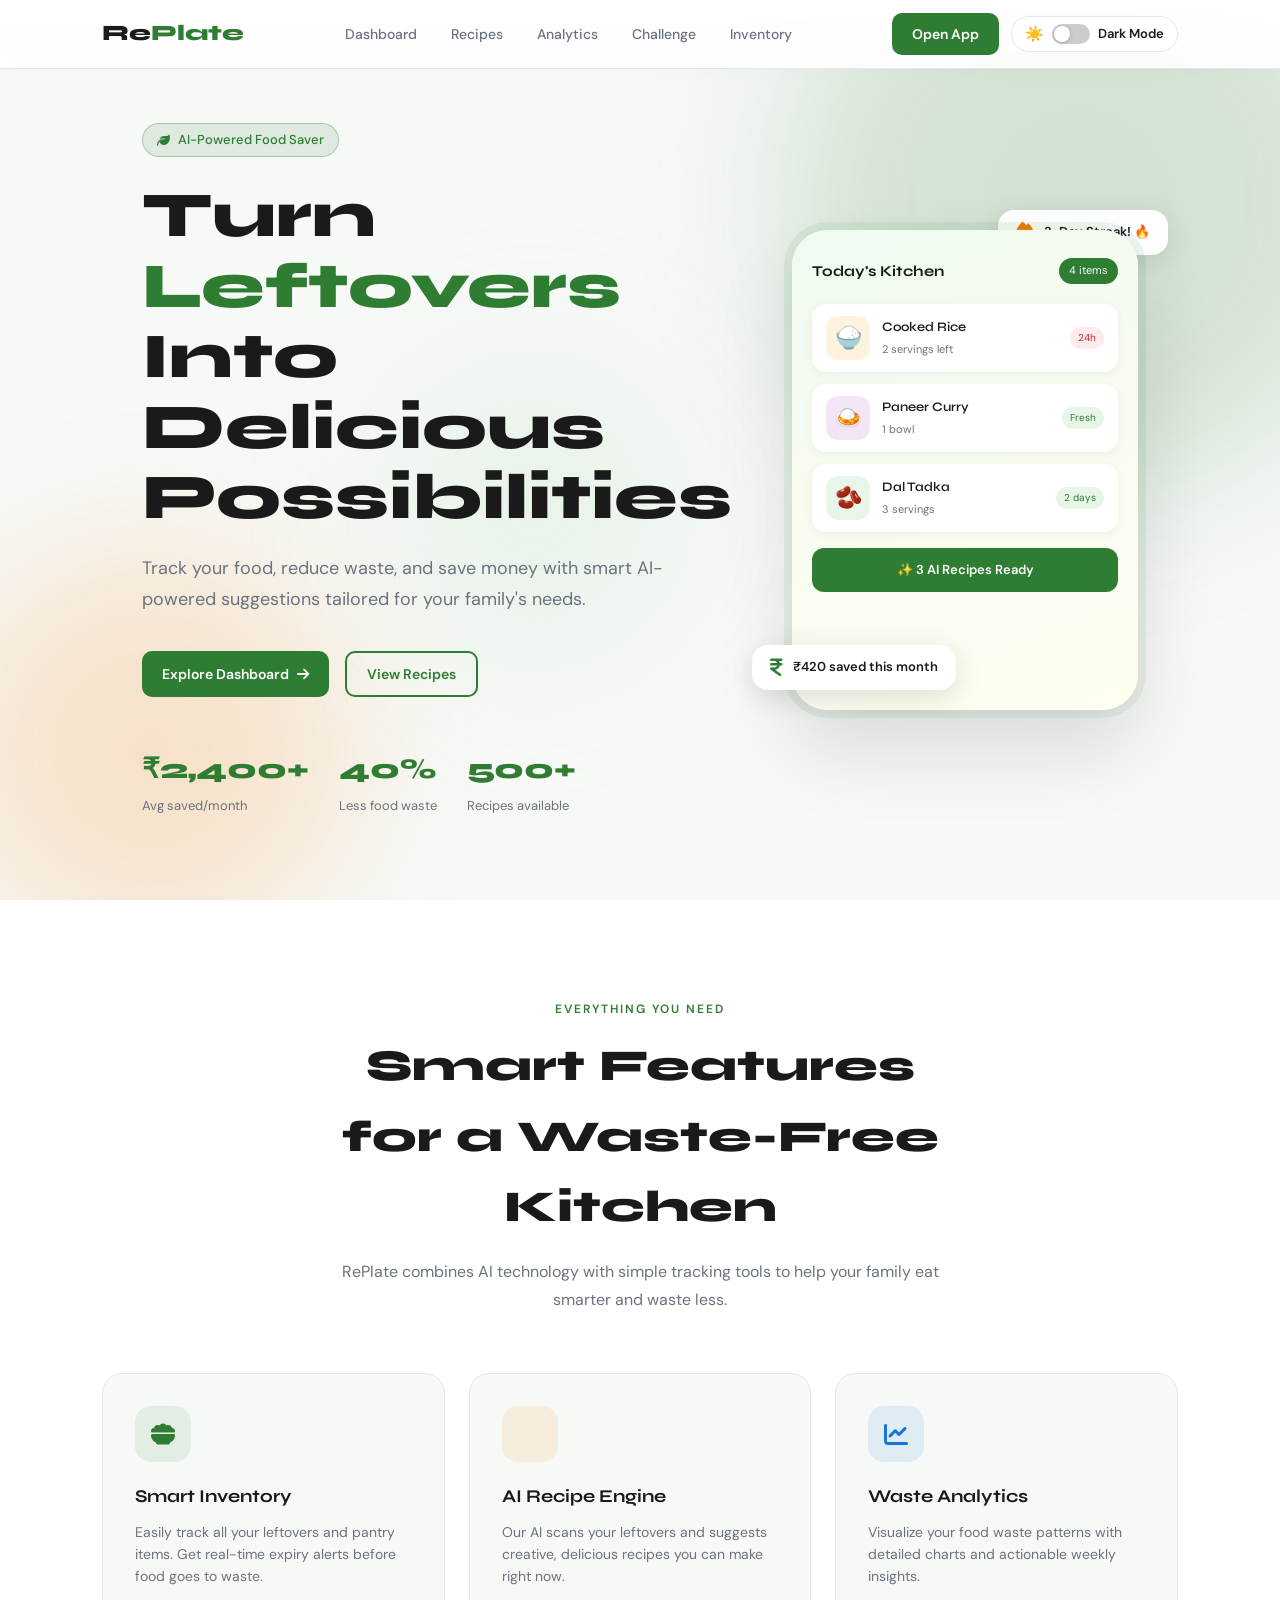
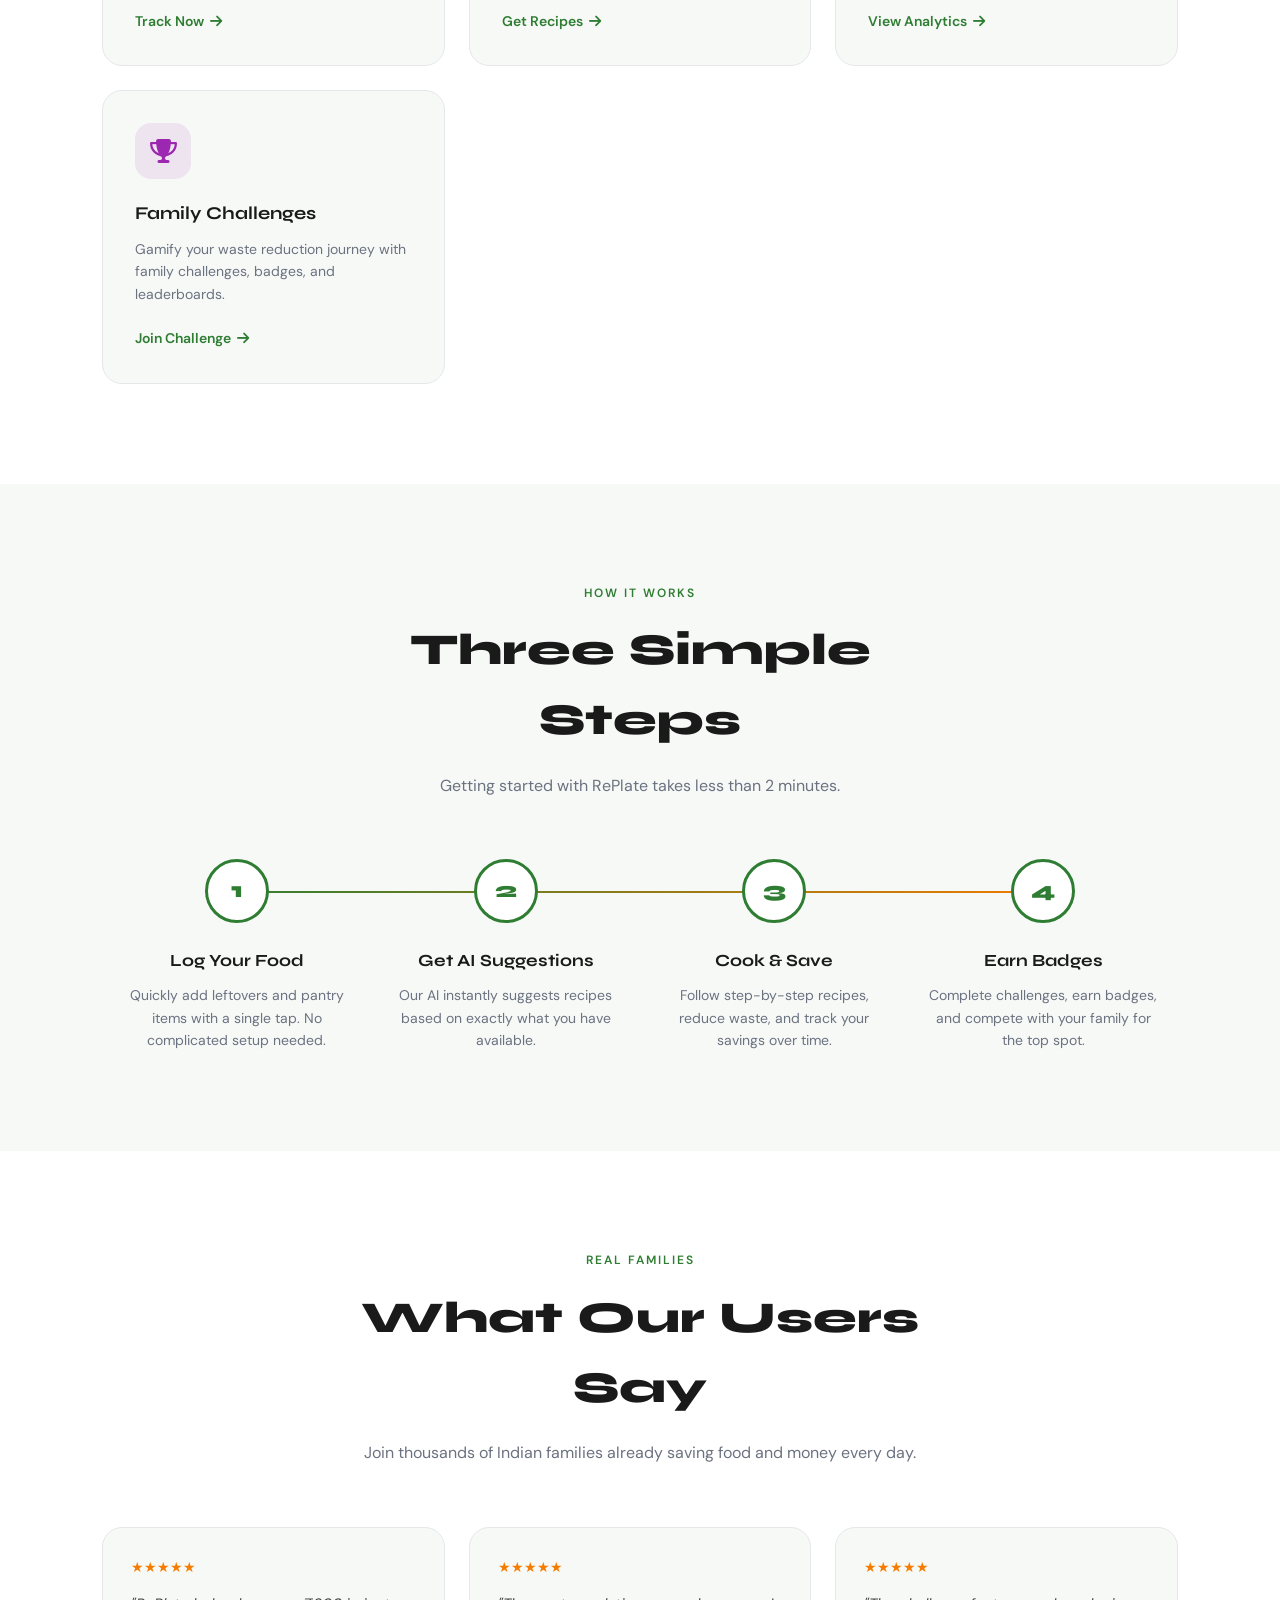
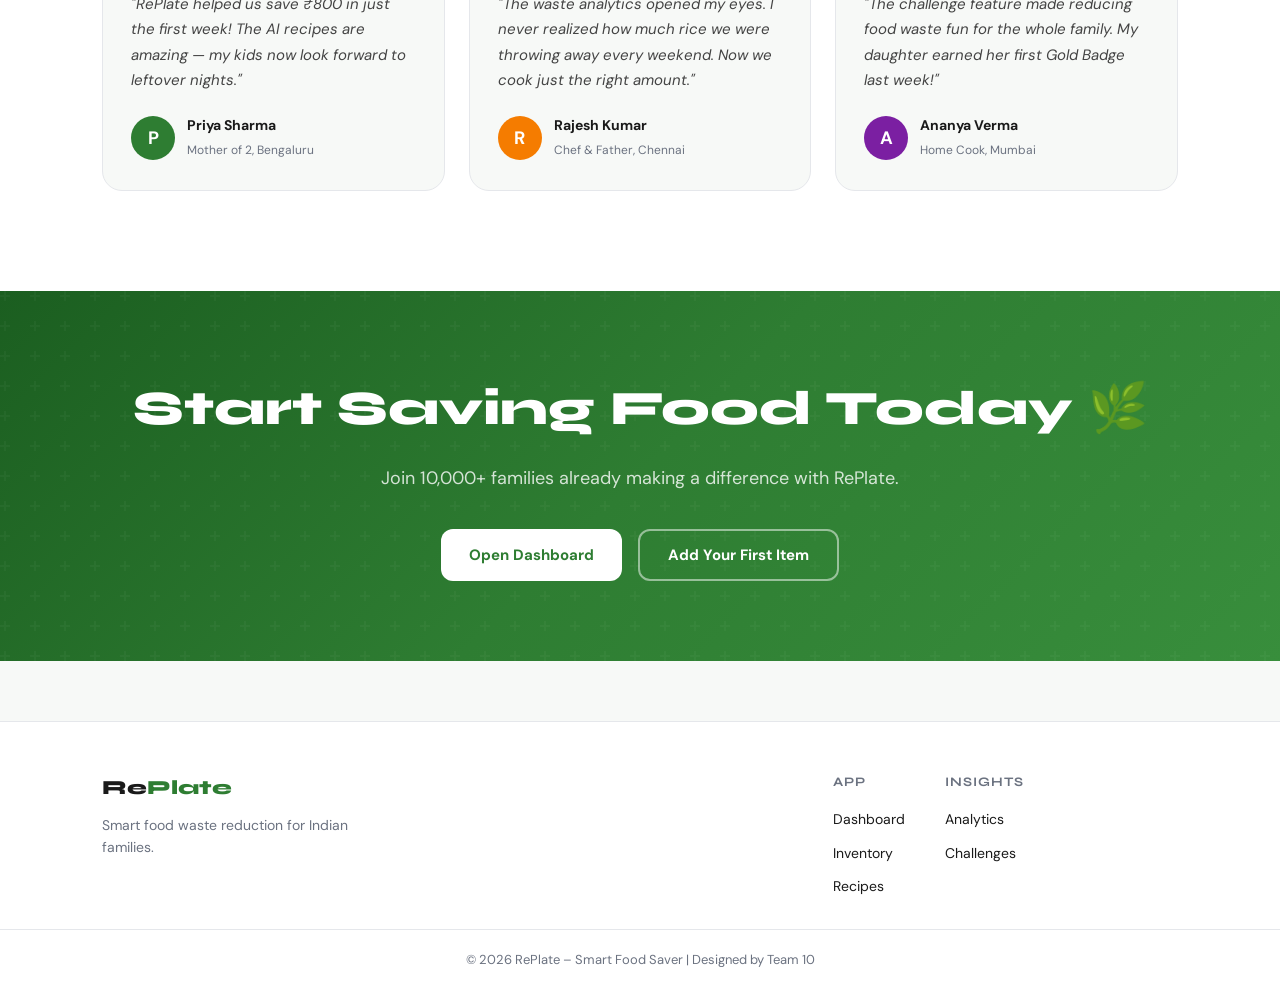
<file: index.html>
<!DOCTYPE html>
<html lang="en">
<head>
    <meta charset="UTF-8">
    <title>RePlate – Smart Food Saver</title>
    <meta name="viewport" content="width=device-width, initial-scale=1.0">
    <link href="https://fonts.googleapis.com/css2?family=Syne:wght@400;600;700;800&family=DM+Sans:wght@300;400;500&display=swap" rel="stylesheet">
    <link rel="stylesheet" href="https://cdnjs.cloudflare.com/ajax/libs/font-awesome/6.5.0/css/all.min.css">
    <link rel="stylesheet" href="global.css">
    <link rel="stylesheet" href="darkmode.css">
    <style>
        /* HERO */
        .hero {
            min-height: 100vh;
            display: flex;
            align-items: center;
            position: relative;
            overflow: hidden;
            background: var(--bg);
        }
        .hero-bg {
            position: absolute;
            inset: 0;
            z-index: 0;
        }
        .hero-blob {
            position: absolute;
            border-radius: 50%;
            filter: blur(80px);
            opacity: 0.18;
        }
        .blob1 { width: 600px; height: 600px; background: var(--green); top: -100px; right: -100px; }
        .blob2 { width: 400px; height: 400px; background: var(--amber); bottom: -50px; left: -50px; }
        .blob3 { width: 300px; height: 300px; background: var(--green-light); top: 40%; left: 30%; }

        .hero-inner {
            position: relative;
            z-index: 1;
            display: grid;
            grid-template-columns: 1fr 1fr;
            gap: 60px;
            align-items: center;
            max-width: 1200px;
            margin: 0 auto;
            padding: 120px 8% 80px;
            width: 100%;
        }
        .hero-text .tag {
            display: inline-flex;
            align-items: center;
            gap: 8px;
            background: rgba(46,125,50,0.12);
            color: var(--green);
            border: 1px solid rgba(46,125,50,0.3);
            padding: 6px 14px;
            border-radius: 100px;
            font-size: 13px;
            font-weight: 500;
            margin-bottom: 24px;
            animation: fadeUp 0.6s ease both;
        }
        .hero-text h1 {
            font-family: 'Syne', sans-serif;
            font-size: clamp(38px, 5vw, 68px);
            font-weight: 800;
            line-height: 1.1;
            color: var(--text);
            margin-bottom: 20px;
            animation: fadeUp 0.6s 0.1s ease both;
        }
        .hero-text h1 span { color: var(--green); }
        .hero-text p {
            font-size: 18px;
            color: var(--muted);
            line-height: 1.7;
            margin-bottom: 36px;
            animation: fadeUp 0.6s 0.2s ease both;
        }
        .hero-btns {
            display: flex;
            gap: 16px;
            flex-wrap: wrap;
            animation: fadeUp 0.6s 0.3s ease both;
        }
        .hero-stats {
            display: flex;
            gap: 30px;
            margin-top: 50px;
            animation: fadeUp 0.6s 0.4s ease both;
        }
        .hero-stat strong { display: block; font-size: 28px; font-weight: 800; color: var(--green); font-family: 'Syne', sans-serif; }
        .hero-stat span { font-size: 13px; color: var(--muted); }

        /* HERO VISUAL */
        .hero-visual {
            animation: fadeIn 0.8s 0.3s ease both;
            position: relative;
        }
        .phone-mockup {
            width: 100%;
            max-width: 360px;
            margin: 0 auto;
            display: block;
            background: white;
            border-radius: 36px;
            box-shadow: 0 40px 80px rgba(0,0,0,0.12), 0 0 0 8px rgba(46,125,50,0.08);
            overflow: hidden;
            position: relative;
        }
        .phone-screen {
            background: linear-gradient(160deg, #f0faf0 0%, #fffef0 100%);
            padding: 28px 20px;
            min-height: 480px;
        }
        .phone-header { display: flex; justify-content: space-between; align-items: center; margin-bottom: 20px; }
        .phone-header h4 { font-size: 15px; font-weight: 700; }
        .phone-header span { background: var(--green); color: white; font-size: 11px; padding: 4px 10px; border-radius: 20px; }
        .phone-cards { display: flex; flex-direction: column; gap: 12px; }
        .phone-food-item {
            background: white;
            border-radius: 14px;
            padding: 12px 14px;
            display: flex;
            align-items: center;
            gap: 12px;
            box-shadow: 0 2px 10px rgba(0,0,0,0.05);
            animation: slideRight 0.5s ease both;
        }
        .phone-food-item:nth-child(2) { animation-delay: 0.1s; }
        .phone-food-item:nth-child(3) { animation-delay: 0.2s; }
        .pfi-icon { width: 44px; height: 44px; border-radius: 12px; display: flex; align-items: center; justify-content: center; font-size: 22px; flex-shrink: 0; }
        .pfi-icon.rice { background: #FFF3E0; }
        .pfi-icon.curry { background: #F3E5F5; }
        .pfi-icon.dal { background: #E8F5E9; }
        .pfi-details { flex: 1; }
        .pfi-details h5 { font-size: 13px; font-weight: 600; margin-bottom: 3px; }
        .pfi-details p { font-size: 11px; color: var(--muted); }
        .pfi-badge { font-size: 10px; padding: 3px 8px; border-radius: 20px; white-space: nowrap; }
        .pfi-badge.urgent { background: #FFEBEE; color: #C62828; }
        .pfi-badge.safe { background: #E8F5E9; color: #2E7D32; }
        .phone-footer { margin-top: 16px; background: var(--green); border-radius: 12px; padding: 12px; color: white; text-align: center; font-size: 13px; font-weight: 600; }

        .floating-badge {
            position: absolute;
            background: white;
            border-radius: 16px;
            padding: 12px 18px;
            box-shadow: 0 8px 30px rgba(0,0,0,0.12);
            display: flex;
            align-items: center;
            gap: 10px;
            font-size: 13px;
            font-weight: 600;
            animation: float 3s ease-in-out infinite;
        }
        .floating-badge.top { top: -20px; right: -30px; animation-delay: 0s; }
        .floating-badge.bottom { bottom: 20px; left: -40px; animation-delay: 1.5s; }
        .floating-badge i { font-size: 20px; }
        .fb-green { color: var(--green); }
        .fb-amber { color: var(--amber); }

        @keyframes float {
            0%, 100% { transform: translateY(0); }
            50% { transform: translateY(-10px); }
        }

        /* FEATURES */
        .features { padding: 100px 8%; background: white; }
        .section-head { text-align: center; max-width: 600px; margin: 0 auto 60px; }
        .section-head .pre-label {
            font-size: 12px; font-weight: 600; letter-spacing: 2px; text-transform: uppercase;
            color: var(--green); margin-bottom: 12px; display: block;
        }
        .section-head h2 { font-size: clamp(28px, 4vw, 44px); font-weight: 800; margin-bottom: 16px; }
        .section-head p { color: var(--muted); font-size: 16px; line-height: 1.7; }
        .features-grid {
            display: grid;
            grid-template-columns: repeat(auto-fit, minmax(260px, 1fr));
            gap: 24px;
            max-width: 1200px;
            margin: 0 auto;
        }
        .feature-card {
            background: var(--bg);
            border-radius: 20px;
            padding: 32px;
            border: 1.5px solid var(--border);
            transition: all 0.35s cubic-bezier(0.4,0,0.2,1);
            cursor: pointer;
            position: relative;
            overflow: hidden;
        }
        .feature-card::before {
            content: '';
            position: absolute;
            inset: 0;
            background: linear-gradient(135deg, rgba(46,125,50,0.05), transparent);
            opacity: 0;
            transition: opacity 0.3s;
        }
        .feature-card:hover { transform: translateY(-6px); border-color: var(--green); box-shadow: 0 20px 50px rgba(46,125,50,0.12); }
        .feature-card:hover::before { opacity: 1; }
        .fc-icon {
            width: 56px; height: 56px; border-radius: 16px;
            display: flex; align-items: center; justify-content: center;
            font-size: 24px; margin-bottom: 20px;
        }
        .fc-icon.g { background: rgba(46,125,50,0.1); color: var(--green); }
        .fc-icon.a { background: rgba(245,124,0,0.1); color: var(--amber); }
        .fc-icon.b { background: rgba(25,118,210,0.1); color: #1976D2; }
        .fc-icon.p { background: rgba(156,39,176,0.1); color: #9C27B0; }
        .feature-card h3 { font-size: 18px; font-weight: 700; margin-bottom: 10px; }
        .feature-card p { color: var(--muted); font-size: 14px; line-height: 1.6; margin-bottom: 20px; }
        .fc-link { color: var(--green); font-weight: 600; font-size: 14px; text-decoration: none; display: inline-flex; align-items: center; gap: 6px; transition: gap 0.2s; }
        .fc-link:hover { gap: 10px; }

        /* HOW IT WORKS */
        .how { padding: 100px 8%; }
        .how-grid {
            display: grid;
            grid-template-columns: repeat(auto-fit, minmax(220px, 1fr));
            gap: 0;
            max-width: 1100px;
            margin: 0 auto;
            position: relative;
        }
        .how-grid::before {
            content: '';
            position: absolute;
            top: 32px;
            left: 10%;
            right: 10%;
            height: 2px;
            background: linear-gradient(90deg, var(--green), var(--amber));
        }
        .how-step { text-align: center; padding: 0 20px; position: relative; }
        .how-num {
            width: 64px; height: 64px; border-radius: 50%;
            background: white; border: 3px solid var(--green);
            display: flex; align-items: center; justify-content: center;
            font-size: 22px; font-weight: 800; color: var(--green);
            margin: 0 auto 24px;
            position: relative; z-index: 1;
            font-family: 'Syne', sans-serif;
            transition: all 0.3s;
        }
        .how-step:hover .how-num { background: var(--green); color: white; transform: scale(1.1); }
        .how-step h3 { font-size: 17px; font-weight: 700; margin-bottom: 10px; }
        .how-step p { font-size: 14px; color: var(--muted); line-height: 1.6; }

        /* CTA */
        .cta-section {
            padding: 80px 8%;
            background: linear-gradient(135deg, #1B5E20 0%, #2E7D32 50%, #388E3C 100%);
            text-align: center;
            position: relative;
            overflow: hidden;
        }
        .cta-section::before {
            content: '';
            position: absolute;
            inset: 0;
            background: url("data:image/svg+xml,%3Csvg width='60' height='60' viewBox='0 0 60 60' xmlns='http://www.w3.org/2000/svg'%3E%3Cg fill='none' fill-rule='evenodd'%3E%3Cg fill='%23ffffff' fill-opacity='0.03'%3E%3Cpath d='M36 34v-4h-2v4h-4v2h4v4h2v-4h4v-2h-4zm0-30V0h-2v4h-4v2h4v4h2V6h4V4h-4zM6 34v-4H4v4H0v2h4v4h2v-4h4v-2H6zM6 4V0H4v4H0v2h4v4h2V6h4V4H6z'/%3E%3C/g%3E%3C/g%3E%3C/svg%3E");
        }
        .cta-section h2 { font-size: clamp(28px, 4vw, 48px); font-weight: 800; color: white; margin-bottom: 16px; position: relative; }
        .cta-section p { color: rgba(255,255,255,0.8); font-size: 18px; margin-bottom: 36px; position: relative; }
        .cta-btns { display: flex; gap: 16px; justify-content: center; flex-wrap: wrap; position: relative; }
        .btn-white { background: white; color: var(--green); padding: 14px 28px; border: none; border-radius: 12px; font-weight: 700; font-size: 15px; cursor: pointer; transition: all 0.3s; font-family: 'DM Sans', sans-serif; }
        .btn-white:hover { transform: translateY(-3px); box-shadow: 0 12px 30px rgba(0,0,0,0.2); }
        .btn-outline-white { background: transparent; color: white; padding: 14px 28px; border: 2px solid rgba(255,255,255,0.5); border-radius: 12px; font-weight: 700; font-size: 15px; cursor: pointer; transition: all 0.3s; font-family: 'DM Sans', sans-serif; }
        .btn-outline-white:hover { background: rgba(255,255,255,0.1); border-color: white; }

        /* TESTIMONIALS */
        .testimonials { padding: 100px 8%; background: white; }
        .testi-grid { display: grid; grid-template-columns: repeat(auto-fit, minmax(280px, 1fr)); gap: 24px; max-width: 1200px; margin: 0 auto; }
        .testi-card {
            background: var(--bg); border-radius: 20px; padding: 28px;
            border: 1.5px solid var(--border);
            transition: all 0.3s;
        }
        .testi-card:hover { transform: translateY(-4px); border-color: var(--green); }
        .testi-stars { color: var(--amber); font-size: 14px; margin-bottom: 14px; }
        .testi-text { font-size: 15px; line-height: 1.7; color: #444; margin-bottom: 20px; font-style: italic; }
        .testi-author { display: flex; align-items: center; gap: 12px; }
        .testi-avatar { width: 44px; height: 44px; border-radius: 50%; display: flex; align-items: center; justify-content: center; font-size: 18px; font-weight: 700; color: white; flex-shrink: 0; }
        .av1 { background: #2E7D32; }
        .av2 { background: #F57C00; }
        .av3 { background: #7B1FA2; }
        .testi-author-info strong { display: block; font-size: 14px; font-weight: 700; }
        .testi-author-info span { font-size: 12px; color: var(--muted); }

        /* SCROLL REVEAL */
        .reveal { opacity: 0; transform: translateY(30px); transition: all 0.7s cubic-bezier(0.4,0,0.2,1); }
        .reveal.visible { opacity: 1; transform: translateY(0); }

        @media (max-width: 900px) {
            .hero-inner { grid-template-columns: 1fr; gap: 40px; padding-top: 100px; }
            .hero-visual { order: -1; }
            .phone-mockup { max-width: 280px; }
            .floating-badge { display: none; }
            .hero-stats { gap: 20px; }
            .how-grid::before { display: none; }
        }
        @media (max-width: 600px) {
            .hero-stats { flex-wrap: wrap; gap: 16px; }
            .how-grid { grid-template-columns: 1fr 1fr; gap: 30px; }
        }
    </style>
</head>
<body>

<!-- NAVBAR -->
<nav class="navbar" id="navbar">
    <div class="nav-inner">
        <a href="index.html" class="logo">Re<span>Plate</span></a>
        <ul class="nav-links">
            <li><a href="dashboard.html">Dashboard</a></li>
            <li><a href="recipes.html">Recipes</a></li>
            <li><a href="analytics.html">Analytics</a></li>
            <li><a href="challenge.html">Challenge</a></li>
            <li><a href="inventory.html">Inventory</a></li>
        </ul>
        <div class="nav-actions">
            <a href="dashboard.html" class="btn-primary">Open App</a>
            <button class="hamburger" id="hamburger" aria-label="Menu">
                <span></span><span></span><span></span>
            </button>
        </div>
    </div>
</nav>

<!-- MOBILE MENU -->
<div class="mobile-menu" id="mobileMenu">
    <ul>
        <li><a href="dashboard.html">Dashboard</a></li>
        <li><a href="recipes.html">Recipes</a></li>
        <li><a href="analytics.html">Analytics</a></li>
        <li><a href="challenge.html">Challenge</a></li>
        <li><a href="inventory.html">Inventory</a></li>
    </ul>
    <a href="dashboard.html" class="btn-primary" style="display:block;text-align:center;margin-top:20px;">Open App</a>
</div>

<!-- HERO -->
<section class="hero">
    <div class="hero-bg">
        <div class="hero-blob blob1"></div>
        <div class="hero-blob blob2"></div>
        <div class="hero-blob blob3"></div>
    </div>
    <div class="hero-inner">
        <div class="hero-text">
            <div class="tag"><i class="fa-solid fa-leaf"></i> AI-Powered Food Saver</div>
            <h1>Turn <span>Leftovers</span> Into Delicious Possibilities</h1>
            <p>Track your food, reduce waste, and save money with smart AI-powered suggestions tailored for your family's needs.</p>
            <div class="hero-btns">
                <a href="dashboard.html" class="btn-primary">Explore Dashboard <i class="fa-solid fa-arrow-right"></i></a>
                <a href="recipes.html" class="btn-secondary">View Recipes</a>
            </div>
            <div class="hero-stats">
                <div class="hero-stat">
                    <strong>₹2,400+</strong>
                    <span>Avg saved/month</span>
                </div>
                <div class="hero-stat">
                    <strong>40%</strong>
                    <span>Less food waste</span>
                </div>
                <div class="hero-stat">
                    <strong>500+</strong>
                    <span>Recipes available</span>
                </div>
            </div>
        </div>
        <div class="hero-visual">
            <div class="floating-badge top">
                <i class="fa-solid fa-fire fb-amber"></i>
                <span>3-Day Streak! 🔥</span>
            </div>
            <div class="phone-mockup">
                <div class="phone-screen">
                    <div class="phone-header">
                        <h4>Today's Kitchen</h4>
                        <span>4 items</span>
                    </div>
                    <div class="phone-cards">
                        <div class="phone-food-item">
                            <div class="pfi-icon rice">🍚</div>
                            <div class="pfi-details">
                                <h5>Cooked Rice</h5>
                                <p>2 servings left</p>
                            </div>
                            <span class="pfi-badge urgent">24h</span>
                        </div>
                        <div class="phone-food-item">
                            <div class="pfi-icon curry">🍛</div>
                            <div class="pfi-details">
                                <h5>Paneer Curry</h5>
                                <p>1 bowl</p>
                            </div>
                            <span class="pfi-badge safe">Fresh</span>
                        </div>
                        <div class="phone-food-item">
                            <div class="pfi-icon dal">🫘</div>
                            <div class="pfi-details">
                                <h5>Dal Tadka</h5>
                                <p>3 servings</p>
                            </div>
                            <span class="pfi-badge safe">2 days</span>
                        </div>
                    </div>
                    <div class="phone-footer">✨ 3 AI Recipes Ready</div>
                </div>
            </div>
            <div class="floating-badge bottom">
                <i class="fa-solid fa-indian-rupee-sign fb-green"></i>
                <span>₹420 saved this month</span>
            </div>
        </div>
    </div>
</section>

<!-- FEATURES -->
<section class="features reveal">
    <div class="section-head">
        <span class="pre-label">Everything You Need</span>
        <h2>Smart Features for a Waste-Free Kitchen</h2>
        <p>RePlate combines AI technology with simple tracking tools to help your family eat smarter and waste less.</p>
    </div>
    <div class="features-grid">
        <div class="feature-card">
            <div class="fc-icon g"><i class="fa-solid fa-bowl-food"></i></div>
            <h3>Smart Inventory</h3>
            <p>Easily track all your leftovers and pantry items. Get real-time expiry alerts before food goes to waste.</p>
            <a href="inventory.html" class="fc-link">Track Now <i class="fa-solid fa-arrow-right"></i></a>
        </div>
        <div class="feature-card">
            <div class="fc-icon a"><i class="fa-solid fa-hat-chef"></i></div>
            <h3>AI Recipe Engine</h3>
            <p>Our AI scans your leftovers and suggests creative, delicious recipes you can make right now.</p>
            <a href="recipes.html" class="fc-link">Get Recipes <i class="fa-solid fa-arrow-right"></i></a>
        </div>
        <div class="feature-card">
            <div class="fc-icon b"><i class="fa-solid fa-chart-line"></i></div>
            <h3>Waste Analytics</h3>
            <p>Visualize your food waste patterns with detailed charts and actionable weekly insights.</p>
            <a href="analytics.html" class="fc-link">View Analytics <i class="fa-solid fa-arrow-right"></i></a>
        </div>
        <div class="feature-card">
            <div class="fc-icon p"><i class="fa-solid fa-trophy"></i></div>
            <h3>Family Challenges</h3>
            <p>Gamify your waste reduction journey with family challenges, badges, and leaderboards.</p>
            <a href="challenge.html" class="fc-link">Join Challenge <i class="fa-solid fa-arrow-right"></i></a>
        </div>
    </div>
</section>

<!-- HOW IT WORKS -->
<section class="how reveal">
    <div class="section-head">
        <span class="pre-label">How It Works</span>
        <h2>Three Simple Steps</h2>
        <p>Getting started with RePlate takes less than 2 minutes.</p>
    </div>
    <div class="how-grid">
        <div class="how-step">
            <div class="how-num">1</div>
            <h3>Log Your Food</h3>
            <p>Quickly add leftovers and pantry items with a single tap. No complicated setup needed.</p>
        </div>
        <div class="how-step">
            <div class="how-num">2</div>
            <h3>Get AI Suggestions</h3>
            <p>Our AI instantly suggests recipes based on exactly what you have available.</p>
        </div>
        <div class="how-step">
            <div class="how-num">3</div>
            <h3>Cook & Save</h3>
            <p>Follow step-by-step recipes, reduce waste, and track your savings over time.</p>
        </div>
        <div class="how-step">
            <div class="how-num">4</div>
            <h3>Earn Badges</h3>
            <p>Complete challenges, earn badges, and compete with your family for the top spot.</p>
        </div>
    </div>
</section>

<!-- TESTIMONIALS -->
<section class="testimonials reveal">
    <div class="section-head">
        <span class="pre-label">Real Families</span>
        <h2>What Our Users Say</h2>
        <p>Join thousands of Indian families already saving food and money every day.</p>
    </div>
    <div class="testi-grid">
        <div class="testi-card">
            <div class="testi-stars">★★★★★</div>
            <p class="testi-text">"RePlate helped us save ₹800 in just the first week! The AI recipes are amazing — my kids now look forward to leftover nights."</p>
            <div class="testi-author">
                <div class="testi-avatar av1">P</div>
                <div class="testi-author-info">
                    <strong>Priya Sharma</strong>
                    <span>Mother of 2, Bengaluru</span>
                </div>
            </div>
        </div>
        <div class="testi-card">
            <div class="testi-stars">★★★★★</div>
            <p class="testi-text">"The waste analytics opened my eyes. I never realized how much rice we were throwing away every weekend. Now we cook just the right amount."</p>
            <div class="testi-author">
                <div class="testi-avatar av2">R</div>
                <div class="testi-author-info">
                    <strong>Rajesh Kumar</strong>
                    <span>Chef & Father, Chennai</span>
                </div>
            </div>
        </div>
        <div class="testi-card">
            <div class="testi-stars">★★★★★</div>
            <p class="testi-text">"The challenge feature made reducing food waste fun for the whole family. My daughter earned her first Gold Badge last week!"</p>
            <div class="testi-author">
                <div class="testi-avatar av3">A</div>
                <div class="testi-author-info">
                    <strong>Ananya Verma</strong>
                    <span>Home Cook, Mumbai</span>
                </div>
            </div>
        </div>
    </div>
</section>

<!-- CTA -->
<section class="cta-section reveal">
    <h2>Start Saving Food Today 🌿</h2>
    <p>Join 10,000+ families already making a difference with RePlate.</p>
    <div class="cta-btns">
        <button class="btn-white" onclick="window.location='dashboard.html'">Open Dashboard</button>
        <button class="btn-outline-white" onclick="window.location='inventory.html'">Add Your First Item</button>
    </div>
</section>

<!-- FOOTER -->
<footer class="footer">
    <div class="footer-inner">
        <div class="footer-brand">
            <div class="logo">Re<span>Plate</span></div>
            <p>Smart food waste reduction for Indian families.</p>
        </div>
        <div class="footer-links">
            <div class="footer-col">
                <h5>App</h5>
                <ul>
                    <li><a href="dashboard.html">Dashboard</a></li>
                    <li><a href="inventory.html">Inventory</a></li>
                    <li><a href="recipes.html">Recipes</a></li>
                </ul>
            </div>
            <div class="footer-col">
                <h5>Insights</h5>
                <ul>
                    <li><a href="analytics.html">Analytics</a></li>
                    <li><a href="challenge.html">Challenges</a></li>
                </ul>
            </div>
        </div>
    </div>
    <div class="footer-bottom">
        <p>© 2026 RePlate – Smart Food Saver | Designed by Team 10</p>
    </div>
</footer>

<script src="global.js"></script>
<script src="darkmode.js"></script>
</body>
</html>
</file>
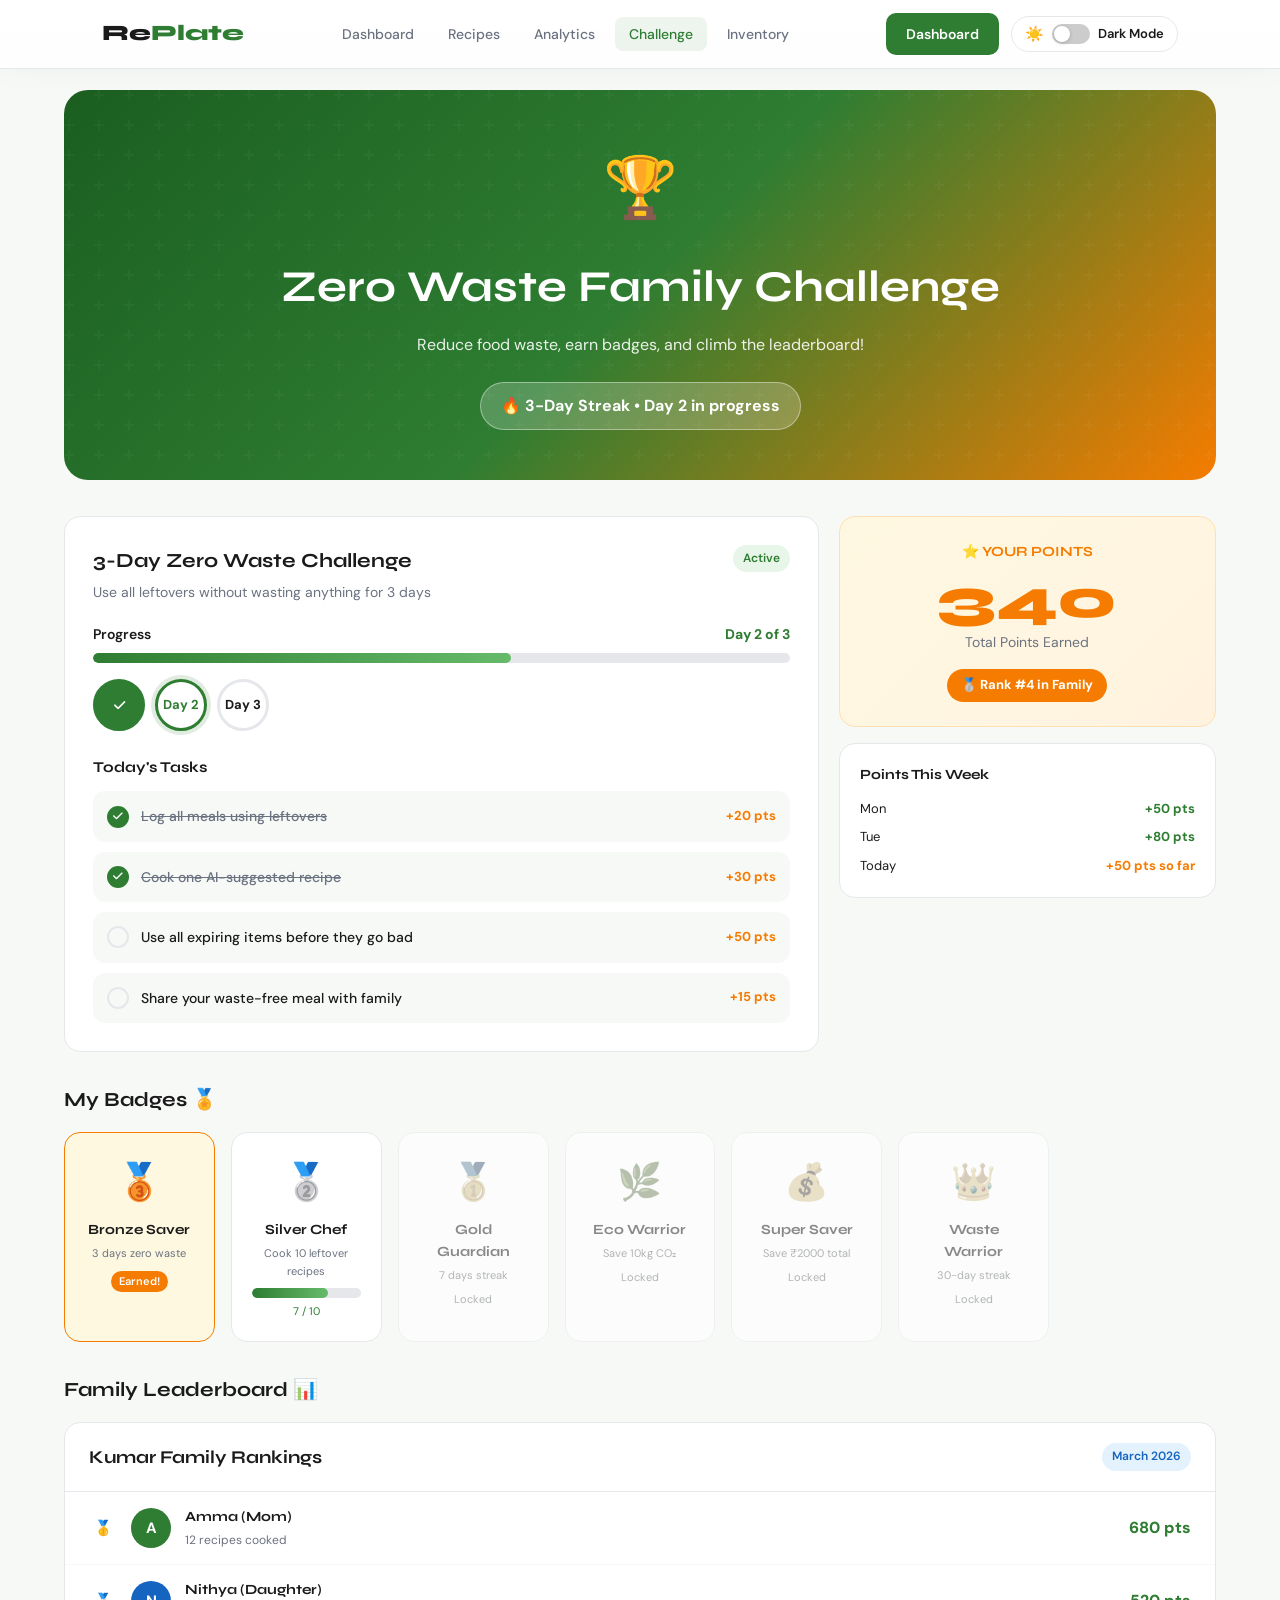
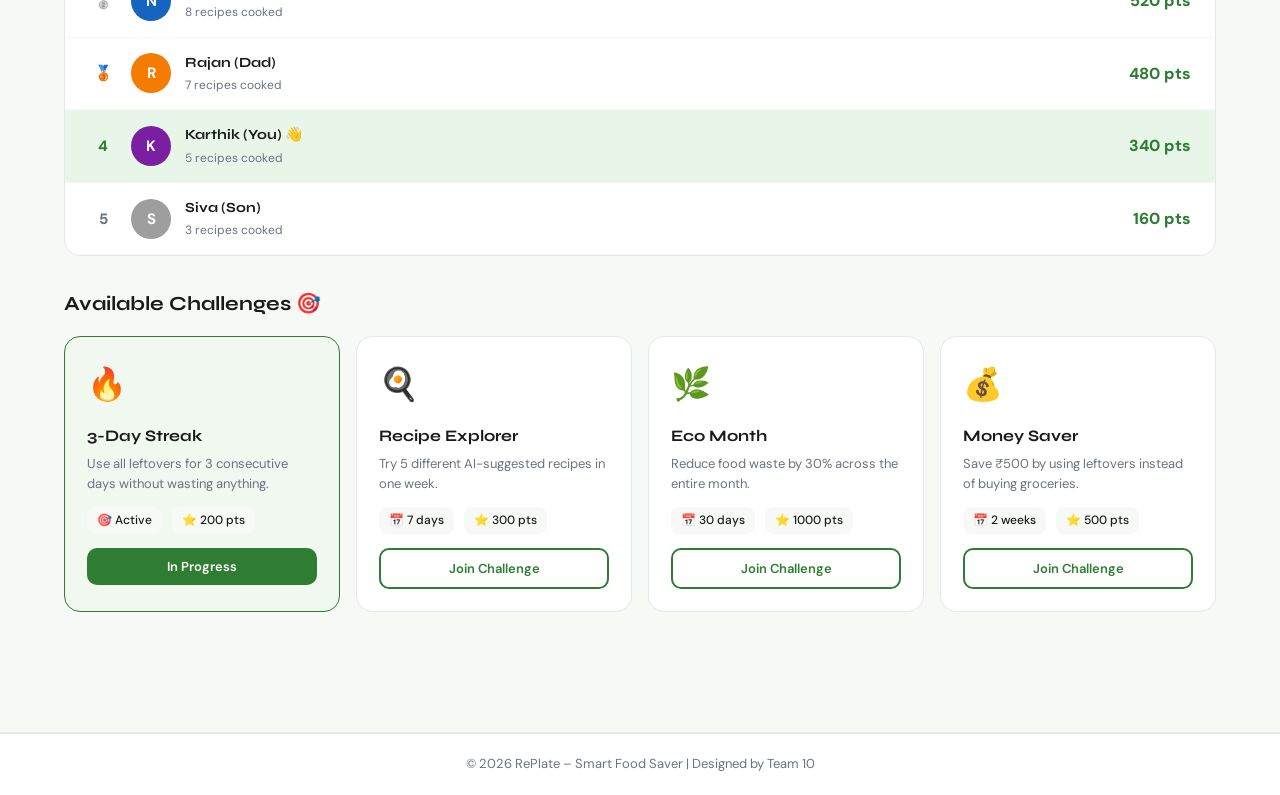
<file: challenge.html>
<!DOCTYPE html>
<html lang="en">
<head>
    <meta charset="UTF-8">
    <title>Challenge – RePlate</title>
    <meta name="viewport" content="width=device-width, initial-scale=1.0">
    <link href="https://fonts.googleapis.com/css2?family=Syne:wght@400;600;700;800&family=DM+Sans:wght@300;400;500;600&display=swap" rel="stylesheet">
    <link rel="stylesheet" href="https://cdnjs.cloudflare.com/ajax/libs/font-awesome/6.5.0/css/all.min.css">
    <link rel="stylesheet" href="global.css">
    <link rel="stylesheet" href="darkmode.css">
    <style>
        .challenge-wrap { max-width: 1280px; margin: 0 auto; padding: 90px 5% 60px; }

        /* HERO BANNER */
        .challenge-banner {
            background: linear-gradient(135deg, #1B5E20, #2E7D32, #F57C00);
            border-radius: 24px;
            padding: 50px 40px;
            color: white;
            text-align: center;
            margin-bottom: 36px;
            position: relative;
            overflow: hidden;
        }
        .challenge-banner::before { content: ''; position: absolute; inset: 0; background: url("data:image/svg+xml,%3Csvg width='60' height='60' viewBox='0 0 60 60' xmlns='http://www.w3.org/2000/svg'%3E%3Cg fill='none' fill-rule='evenodd'%3E%3Cg fill='%23ffffff' fill-opacity='0.03'%3E%3Cpath d='M36 34v-4h-2v4h-4v2h4v4h2v-4h4v-2h-4zm0-30V0h-2v4h-4v2h4v4h2V6h4V4h-4zM6 34v-4H4v4H0v2h4v4h2v-4h4v-2H6zM6 4V0H4v4H0v2h4v4h2V6h4V4H6z'/%3E%3C/g%3E%3C/g%3E%3C/svg%3E"); }
        .challenge-banner .trophy-icon { font-size: 60px; margin-bottom: 16px; animation: bounce 2s infinite; }
        @keyframes bounce { 0%,100%{transform:translateY(0)} 50%{transform:translateY(-10px)} }
        .challenge-banner h1 { font-size: clamp(26px, 4vw, 44px); margin-bottom: 10px; position: relative; }
        .challenge-banner p { font-size: 16px; opacity: 0.9; margin-bottom: 24px; position: relative; }
        .challenge-banner .streak-badge {
            display: inline-flex; align-items: center; gap: 8px;
            background: rgba(255,255,255,0.2); border: 1px solid rgba(255,255,255,0.4);
            padding: 10px 20px; border-radius: 100px; font-size: 16px; font-weight: 700;
        }

        /* CURRENT CHALLENGE */
        .challenge-grid {
            display: grid;
            grid-template-columns: 2fr 1fr;
            gap: 20px;
            margin-bottom: 32px;
        }
        .current-challenge-card {
            background: white;
            border-radius: var(--radius);
            padding: 28px;
            border: 1.5px solid var(--border);
        }
        .cc-header { display: flex; justify-content: space-between; align-items: flex-start; margin-bottom: 20px; }
        .cc-days { display: flex; gap: 10px; margin-bottom: 24px; }
        .day-circle {
            width: 52px; height: 52px; border-radius: 50%; border: 3px solid var(--border);
            display: flex; align-items: center; justify-content: center;
            font-size: 13px; font-weight: 700;
            transition: var(--transition);
            flex-shrink: 0;
        }
        .day-circle.completed { background: var(--green); border-color: var(--green); color: white; }
        .day-circle.current { border-color: var(--green); color: var(--green); box-shadow: 0 0 0 4px rgba(46,125,50,0.15); }
        .cc-tasks { display: flex; flex-direction: column; gap: 10px; }
        .task-item {
            display: flex; align-items: center; gap: 12px;
            padding: 14px; background: var(--bg); border-radius: 12px;
            cursor: pointer; transition: var(--transition);
        }
        .task-item:hover { background: #E8F5E9; }
        .task-check { width: 22px; height: 22px; border-radius: 50%; border: 2px solid var(--border); display: flex; align-items: center; justify-content: center; font-size: 11px; transition: var(--transition); flex-shrink: 0; }
        .task-item.done .task-check { background: var(--green); border-color: var(--green); color: white; }
        .task-item.done .task-label { text-decoration: line-through; color: var(--muted); }
        .task-label { flex: 1; font-size: 14px; font-weight: 500; }
        .task-pts { font-size: 13px; color: var(--amber); font-weight: 700; }

        /* POINTS CARD */
        .points-card {
            background: linear-gradient(135deg, #FFF8E1, #FFF3E0);
            border: 1.5px solid #FFE0B2;
            border-radius: var(--radius);
            padding: 24px;
            text-align: center;
        }
        .points-card h3 { font-size: 14px; color: var(--amber); font-weight: 700; margin-bottom: 8px; }
        .points-num { font-size: 56px; font-weight: 800; color: var(--amber); font-family: 'Syne', sans-serif; line-height: 1; }
        .points-label { font-size: 14px; color: var(--muted); margin-top: 4px; margin-bottom: 16px; }
        .rank-pill {
            background: var(--amber); color: white; padding: 6px 14px;
            border-radius: 100px; font-size: 13px; font-weight: 700;
            display: inline-block;
        }

        /* BADGES */
        .badges-section { margin-bottom: 32px; }
        .badges-grid { display: grid; grid-template-columns: repeat(auto-fill, minmax(150px, 1fr)); gap: 16px; }
        .badge-card {
            background: white;
            border-radius: var(--radius);
            padding: 20px;
            text-align: center;
            border: 1.5px solid var(--border);
            transition: var(--transition);
        }
        .badge-card.earned { border-color: var(--amber); background: #FFF8E1; }
        .badge-card:hover { transform: translateY(-4px); box-shadow: var(--shadow-lg); }
        .badge-card.locked { opacity: 0.5; filter: grayscale(0.7); }
        .badge-emoji { font-size: 36px; margin-bottom: 8px; }
        .badge-card h4 { font-size: 14px; font-weight: 700; margin-bottom: 4px; }
        .badge-card p { font-size: 11px; color: var(--muted); }
        .badge-card .earned-label { display: inline-block; background: var(--amber); color: white; font-size: 11px; padding: 2px 8px; border-radius: 100px; margin-top: 8px; font-weight: 600; }

        /* LEADERBOARD */
        .leaderboard-card {
            background: white;
            border-radius: var(--radius);
            border: 1.5px solid var(--border);
            overflow: hidden;
        }
        .lb-header { padding: 20px 24px; border-bottom: 1px solid var(--border); display: flex; justify-content: space-between; align-items: center; }
        .lb-items { }
        .lb-item {
            display: flex; align-items: center; gap: 14px;
            padding: 14px 24px;
            border-bottom: 1px solid var(--bg);
            transition: var(--transition);
        }
        .lb-item:hover { background: var(--bg); }
        .lb-item.you { background: #E8F5E9; }
        .lb-rank { width: 28px; font-size: 15px; font-weight: 800; color: var(--muted); text-align: center; }
        .lb-rank.gold { color: #F59E0B; }
        .lb-rank.silver { color: #94A3B8; }
        .lb-rank.bronze { color: #CD7F32; }
        .lb-avatar {
            width: 40px; height: 40px; border-radius: 50%; display: flex; align-items: center; justify-content: center;
            font-weight: 700; font-size: 15px; color: white; flex-shrink: 0;
        }
        .lb-info { flex: 1; }
        .lb-info h5 { font-size: 14px; font-weight: 700; margin-bottom: 2px; }
        .lb-info p { font-size: 12px; color: var(--muted); }
        .lb-points { font-size: 16px; font-weight: 800; color: var(--green); }

        /* AVAILABLE CHALLENGES */
        .available-grid { display: grid; grid-template-columns: repeat(auto-fill, minmax(240px, 1fr)); gap: 16px; }
        .avail-card {
            background: white;
            border-radius: var(--radius);
            padding: 22px;
            border: 1.5px solid var(--border);
            transition: var(--transition);
        }
        .avail-card:hover { transform: translateY(-4px); box-shadow: var(--shadow-lg); border-color: var(--green); }
        .avail-card.active-challenge { border-color: var(--green); background: #F1F8F0; }
        .avail-icon { font-size: 32px; margin-bottom: 12px; }
        .avail-card h3 { font-size: 16px; margin-bottom: 6px; }
        .avail-card p { font-size: 13px; color: var(--muted); line-height: 1.5; margin-bottom: 14px; }
        .avail-meta { display: flex; gap: 10px; margin-bottom: 14px; }
        .avail-meta span { background: var(--bg); padding: 4px 10px; border-radius: 8px; font-size: 12px; font-weight: 500; }

        @media (max-width: 900px) { .challenge-grid { grid-template-columns: 1fr; } }
        @media (max-width: 600px) {
            .challenge-banner { padding: 36px 20px; }
            .cc-days { flex-wrap: wrap; gap: 8px; }
        }
    </style>
</head>
<body>
<nav class="navbar" id="navbar">
    <div class="nav-inner">
        <a href="index.html" class="logo">Re<span>Plate</span></a>
        <ul class="nav-links">
            <li><a href="dashboard.html">Dashboard</a></li>
            <li><a href="recipes.html">Recipes</a></li>
            <li><a href="analytics.html">Analytics</a></li>
            <li><a href="challenge.html">Challenge</a></li>
            <li><a href="inventory.html">Inventory</a></li>
        </ul>
        <div class="nav-actions">
            <a href="dashboard.html" class="btn-primary">Dashboard</a>
            <button class="hamburger" id="hamburger"><span></span><span></span><span></span></button>
        </div>
    </div>
</nav>
<div class="mobile-menu" id="mobileMenu">
    <ul>
        <li><a href="dashboard.html">Dashboard</a></li>
        <li><a href="recipes.html">Recipes</a></li>
        <li><a href="analytics.html">Analytics</a></li>
        <li><a href="challenge.html">Challenge</a></li>
        <li><a href="inventory.html">Inventory</a></li>
    </ul>
</div>

<div class="challenge-wrap">

    <!-- HERO BANNER -->
    <div class="challenge-banner reveal">
        <div class="trophy-icon">🏆</div>
        <h1>Zero Waste Family Challenge</h1>
        <p>Reduce food waste, earn badges, and climb the leaderboard!</p>
        <div class="streak-badge">🔥 3-Day Streak • Day 2 in progress</div>
    </div>

    <!-- MAIN CHALLENGE GRID -->
    <div class="challenge-grid reveal">
        <!-- CURRENT CHALLENGE -->
        <div class="current-challenge-card">
            <div class="cc-header">
                <div>
                    <h2 style="font-size:20px;margin-bottom:4px;">3-Day Zero Waste Challenge</h2>
                    <p style="color:var(--muted);font-size:14px;">Use all leftovers without wasting anything for 3 days</p>
                </div>
                <span class="badge badge-safe">Active</span>
            </div>
            
            <div style="margin-bottom:16px;">
                <div style="display:flex;justify-content:space-between;margin-bottom:8px;">
                    <span style="font-size:14px;font-weight:600;">Progress</span>
                    <span style="font-size:14px;color:var(--green);font-weight:700;">Day 2 of 3</span>
                </div>
                <div class="progress-bar"><div class="progress-fill" style="width:60%"></div></div>
            </div>

            <div class="cc-days">
                <div class="day-circle completed"><i class="fa-solid fa-check"></i></div>
                <div class="day-circle current">Day 2</div>
                <div class="day-circle">Day 3</div>
            </div>

            <h4 style="font-size:15px;margin-bottom:12px;">Today's Tasks</h4>
            <div class="cc-tasks">
                <div class="task-item done" onclick="toggleTask(this)">
                    <div class="task-check"><i class="fa-solid fa-check"></i></div>
                    <span class="task-label">Log all meals using leftovers</span>
                    <span class="task-pts">+20 pts</span>
                </div>
                <div class="task-item done" onclick="toggleTask(this)">
                    <div class="task-check"><i class="fa-solid fa-check"></i></div>
                    <span class="task-label">Cook one AI-suggested recipe</span>
                    <span class="task-pts">+30 pts</span>
                </div>
                <div class="task-item" onclick="toggleTask(this)">
                    <div class="task-check"></div>
                    <span class="task-label">Use all expiring items before they go bad</span>
                    <span class="task-pts">+50 pts</span>
                </div>
                <div class="task-item" onclick="toggleTask(this)">
                    <div class="task-check"></div>
                    <span class="task-label">Share your waste-free meal with family</span>
                    <span class="task-pts">+15 pts</span>
                </div>
            </div>
        </div>

        <!-- POINTS CARD -->
        <div>
            <div class="points-card" style="margin-bottom:16px;">
                <h3>⭐ YOUR POINTS</h3>
                <div class="points-num" id="pts">340</div>
                <p class="points-label">Total Points Earned</p>
                <div class="rank-pill">🥈 Rank #4 in Family</div>
            </div>
            <div class="current-challenge-card" style="padding:20px;">
                <h4 style="font-size:14px;margin-bottom:12px;">Points This Week</h4>
                <div style="display:flex;flex-direction:column;gap:8px;">
                    <div style="display:flex;justify-content:space-between;font-size:13px;"><span>Mon</span><strong style="color:var(--green);">+50 pts</strong></div>
                    <div style="display:flex;justify-content:space-between;font-size:13px;"><span>Tue</span><strong style="color:var(--green);">+80 pts</strong></div>
                    <div style="display:flex;justify-content:space-between;font-size:13px;"><span>Today</span><strong style="color:var(--amber);">+50 pts so far</strong></div>
                </div>
            </div>
        </div>
    </div>

    <!-- BADGES -->
    <div class="badges-section reveal">
        <h2 style="font-size:20px;margin-bottom:16px;">My Badges 🏅</h2>
        <div class="badges-grid">
            <div class="badge-card earned">
                <div class="badge-emoji">🥉</div>
                <h4>Bronze Saver</h4>
                <p>3 days zero waste</p>
                <span class="earned-label">Earned!</span>
            </div>
            <div class="badge-card">
                <div class="badge-emoji">🥈</div>
                <h4>Silver Chef</h4>
                <p>Cook 10 leftover recipes</p>
                <div class="progress-bar" style="margin-top:8px;"><div class="progress-fill" style="width:70%"></div></div>
                <p style="margin-top:5px;font-size:11px;color:var(--green);">7 / 10</p>
            </div>
            <div class="badge-card locked">
                <div class="badge-emoji">🥇</div>
                <h4>Gold Guardian</h4>
                <p>7 days streak</p>
                <p style="font-size:11px;margin-top:6px;color:var(--muted);">Locked</p>
            </div>
            <div class="badge-card locked">
                <div class="badge-emoji">🌿</div>
                <h4>Eco Warrior</h4>
                <p>Save 10kg CO₂</p>
                <p style="font-size:11px;margin-top:6px;color:var(--muted);">Locked</p>
            </div>
            <div class="badge-card locked">
                <div class="badge-emoji">💰</div>
                <h4>Super Saver</h4>
                <p>Save ₹2000 total</p>
                <p style="font-size:11px;margin-top:6px;color:var(--muted);">Locked</p>
            </div>
            <div class="badge-card locked">
                <div class="badge-emoji">👑</div>
                <h4>Waste Warrior</h4>
                <p>30-day streak</p>
                <p style="font-size:11px;margin-top:6px;color:var(--muted);">Locked</p>
            </div>
        </div>
    </div>

    <!-- LEADERBOARD -->
    <h2 style="font-size:20px;margin-bottom:16px;" class="reveal">Family Leaderboard 📊</h2>
    <div class="leaderboard-card reveal" style="margin-bottom:32px;">
        <div class="lb-header">
            <h2 style="font-size:18px;">Kumar Family Rankings</h2>
            <span class="badge badge-info">March 2026</span>
        </div>
        <div class="lb-items">
            <div class="lb-item">
                <div class="lb-rank gold">🥇</div>
                <div class="lb-avatar" style="background:#2E7D32;">A</div>
                <div class="lb-info"><h5>Amma (Mom)</h5><p>12 recipes cooked</p></div>
                <div class="lb-points">680 pts</div>
            </div>
            <div class="lb-item">
                <div class="lb-rank silver">🥈</div>
                <div class="lb-avatar" style="background:#1565C0;">N</div>
                <div class="lb-info"><h5>Nithya (Daughter)</h5><p>8 recipes cooked</p></div>
                <div class="lb-points">520 pts</div>
            </div>
            <div class="lb-item">
                <div class="lb-rank bronze">🥉</div>
                <div class="lb-avatar" style="background:#F57C00;">R</div>
                <div class="lb-info"><h5>Rajan (Dad)</h5><p>7 recipes cooked</p></div>
                <div class="lb-points">480 pts</div>
            </div>
            <div class="lb-item you">
                <div class="lb-rank" style="color:var(--green);font-weight:800;">4</div>
                <div class="lb-avatar" style="background:#7B1FA2;">K</div>
                <div class="lb-info"><h5>Karthik (You) 👋</h5><p>5 recipes cooked</p></div>
                <div class="lb-points">340 pts</div>
            </div>
            <div class="lb-item">
                <div class="lb-rank">5</div>
                <div class="lb-avatar" style="background:#9E9E9E;">S</div>
                <div class="lb-info"><h5>Siva (Son)</h5><p>3 recipes cooked</p></div>
                <div class="lb-points">160 pts</div>
            </div>
        </div>
    </div>

    <!-- AVAILABLE CHALLENGES -->
    <h2 style="font-size:20px;margin-bottom:16px;" class="reveal">Available Challenges 🎯</h2>
    <div class="available-grid reveal">
        <div class="avail-card active-challenge">
            <div class="avail-icon">🔥</div>
            <h3>3-Day Streak</h3>
            <p>Use all leftovers for 3 consecutive days without wasting anything.</p>
            <div class="avail-meta">
                <span>🎯 Active</span>
                <span>⭐ 200 pts</span>
            </div>
            <button class="btn-primary" style="width:100%;justify-content:center;font-size:13px;" disabled>In Progress</button>
        </div>
        <div class="avail-card">
            <div class="avail-icon">🍳</div>
            <h3>Recipe Explorer</h3>
            <p>Try 5 different AI-suggested recipes in one week.</p>
            <div class="avail-meta">
                <span>📅 7 days</span>
                <span>⭐ 300 pts</span>
            </div>
            <button class="btn-secondary" style="width:100%;justify-content:center;font-size:13px;" onclick="joinChallenge('Recipe Explorer')">Join Challenge</button>
        </div>
        <div class="avail-card">
            <div class="avail-icon">🌿</div>
            <h3>Eco Month</h3>
            <p>Reduce food waste by 30% across the entire month.</p>
            <div class="avail-meta">
                <span>📅 30 days</span>
                <span>⭐ 1000 pts</span>
            </div>
            <button class="btn-secondary" style="width:100%;justify-content:center;font-size:13px;" onclick="joinChallenge('Eco Month')">Join Challenge</button>
        </div>
        <div class="avail-card">
            <div class="avail-icon">💰</div>
            <h3>Money Saver</h3>
            <p>Save ₹500 by using leftovers instead of buying groceries.</p>
            <div class="avail-meta">
                <span>📅 2 weeks</span>
                <span>⭐ 500 pts</span>
            </div>
            <button class="btn-secondary" style="width:100%;justify-content:center;font-size:13px;" onclick="joinChallenge('Money Saver')">Join Challenge</button>
        </div>
    </div>
</div>

<footer class="footer">
    <div class="footer-bottom"><p>© 2026 RePlate – Smart Food Saver | Designed by Team 10</p></div>
</footer>

<script src="global.js"></script>
<script>
function toggleTask(item) {
    item.classList.toggle('done');
    const pts = parseInt(item.querySelector('.task-pts').textContent);
    const sign = item.classList.contains('done') ? 1 : -1;
    const ptEl = document.getElementById('pts');
    ptEl.textContent = parseInt(ptEl.textContent) + sign * pts;
    showToast(item.classList.contains('done') ? '✅ Task completed! +' + pts + ' points' : 'Task unchecked', item.classList.contains('done') ? 'success' : 'info');
}

function joinChallenge(name) {
    showToast(`🎯 Joined "${name}" challenge! Good luck!`, 'success');
}
</script>
<script src="darkmode.js"></script>
</body>
</html>
</file>
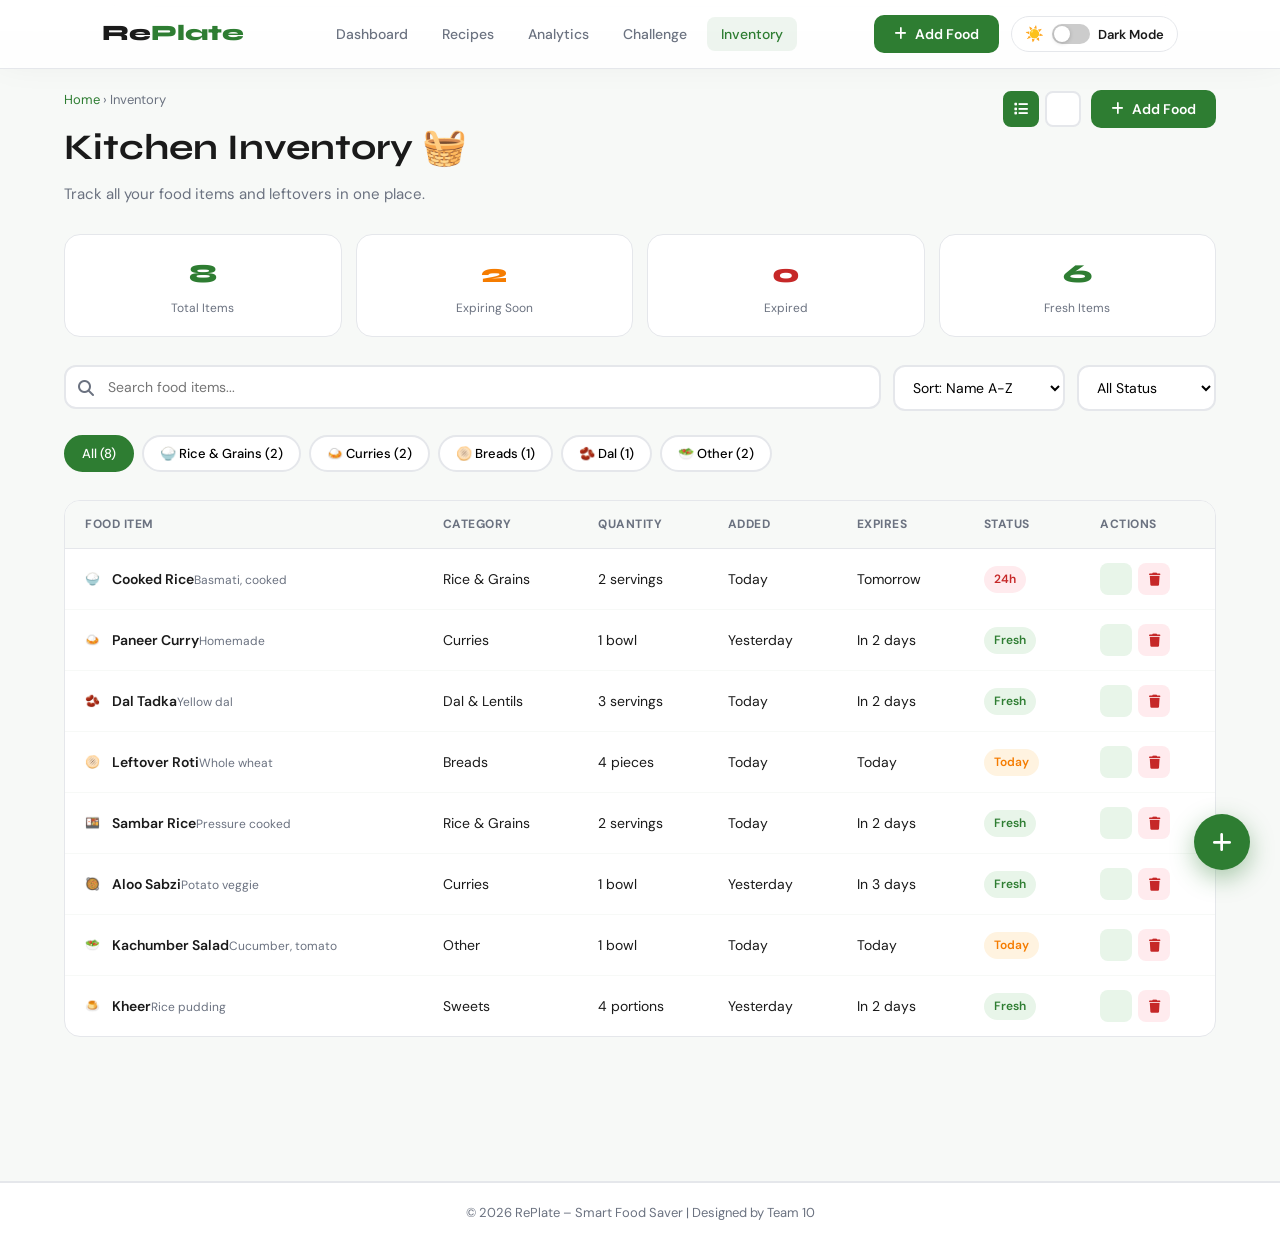
<file: inventory.html>
<!DOCTYPE html>
<html lang="en">
<head>
    <meta charset="UTF-8">
    <title>Inventory – RePlate</title>
    <meta name="viewport" content="width=device-width, initial-scale=1.0">
    <link href="https://fonts.googleapis.com/css2?family=Syne:wght@400;600;700;800&family=DM+Sans:wght@300;400;500;600&display=swap" rel="stylesheet">
    <link rel="stylesheet" href="https://cdnjs.cloudflare.com/ajax/libs/font-awesome/6.5.0/css/all.min.css">
    <link rel="stylesheet" href="global.css">
    <link rel="stylesheet" href="darkmode.css">
    <style>
        .inv-wrap { max-width: 1280px; margin: 0 auto; padding: 90px 5% 60px; }

        .top-row {
            display: flex;
            justify-content: space-between;
            align-items: flex-start;
            margin-bottom: 28px;
            flex-wrap: wrap;
            gap: 16px;
        }

        .search-filter-row {
            display: flex;
            gap: 12px;
            margin-bottom: 24px;
            flex-wrap: wrap;
        }
        .search-box { flex: 1; min-width: 200px; position: relative; }
        .search-box i { position: absolute; left: 14px; top: 50%; transform: translateY(-50%); color: var(--muted); }
        .search-box input {
            width: 100%;
            padding: 11px 14px 11px 42px;
            border: 2px solid var(--border);
            border-radius: 12px;
            font-size: 14px;
            font-family: 'DM Sans', sans-serif;
            outline: none;
            transition: border-color 0.2s;
            background: white;
        }
        .search-box input:focus { border-color: var(--green); }
        .filter-select {
            padding: 11px 14px;
            border: 2px solid var(--border);
            border-radius: 12px;
            font-size: 14px;
            font-family: 'DM Sans', sans-serif;
            outline: none;
            background: white;
            cursor: pointer;
        }
        .filter-select:focus { border-color: var(--green); }

        /* CATEGORY TABS */
        .cat-tabs { display: flex; gap: 8px; margin-bottom: 24px; overflow-x: auto; padding-bottom: 4px; }
        .cat-tab {
            padding: 8px 16px;
            border-radius: 100px;
            border: 2px solid var(--border);
            background: white;
            font-size: 13px;
            font-weight: 500;
            cursor: pointer;
            transition: var(--transition);
            white-space: nowrap;
            font-family: 'DM Sans', sans-serif;
        }
        .cat-tab.active { background: var(--green); color: white; border-color: var(--green); }
        .cat-tab:hover:not(.active) { border-color: var(--green); color: var(--green); }

        /* SUMMARY CARDS */
        .inv-summary { display: grid; grid-template-columns: repeat(auto-fit, minmax(150px, 1fr)); gap: 14px; margin-bottom: 28px; }
        .sum-card {
            background: white;
            border-radius: var(--radius);
            padding: 18px;
            border: 1.5px solid var(--border);
            text-align: center;
        }
        .sum-card h3 { font-size: 26px; font-weight: 800; margin-bottom: 4px; }
        .sum-card p { font-size: 12px; color: var(--muted); }
        .sum-card.g h3 { color: var(--green); }
        .sum-card.a h3 { color: var(--amber); }
        .sum-card.r h3 { color: var(--red); }

        /* INVENTORY TABLE VIEW */
        .inv-table-wrap {
            background: white;
            border-radius: var(--radius);
            border: 1.5px solid var(--border);
            overflow: hidden;
            margin-bottom: 24px;
        }
        .inv-table { width: 100%; border-collapse: collapse; }
        .inv-table th {
            padding: 14px 20px;
            text-align: left;
            font-size: 12px;
            font-weight: 700;
            text-transform: uppercase;
            letter-spacing: 0.5px;
            color: var(--muted);
            background: var(--bg);
            border-bottom: 1px solid var(--border);
        }
        .inv-table td {
            padding: 14px 20px;
            font-size: 14px;
            border-bottom: 1px solid var(--bg);
            vertical-align: middle;
        }
        .inv-table tr:last-child td { border-bottom: none; }
        .inv-table tr:hover td { background: var(--bg); }
        .food-name-cell { display: flex; align-items: center; gap: 12px; }
        .food-emoji-cell { font-size: 24px; flex-shrink: 0; }
        .food-name-cell strong { font-weight: 600; }
        .food-name-cell span { font-size: 12px; color: var(--muted); }
        .action-btns { display: flex; gap: 6px; }
        .act-btn {
            width: 32px; height: 32px; border-radius: 8px; border: none;
            cursor: pointer; display: flex; align-items: center; justify-content: center;
            font-size: 13px; transition: var(--transition);
        }
        .act-recipe { background: #E8F5E9; color: var(--green); }
        .act-recipe:hover { background: var(--green); color: white; }
        .act-edit { background: #E3F2FD; color: #1565C0; }
        .act-edit:hover { background: #1565C0; color: white; }
        .act-delete { background: #FFEBEE; color: var(--red); }
        .act-delete:hover { background: var(--red); color: white; }

        /* GRID VIEW */
        .inv-grid { display: grid; grid-template-columns: repeat(auto-fill, minmax(200px, 1fr)); gap: 16px; }
        .inv-grid-card {
            background: white;
            border-radius: var(--radius);
            padding: 20px;
            border: 1.5px solid var(--border);
            text-align: center;
            transition: var(--transition);
            cursor: pointer;
            position: relative;
        }
        .inv-grid-card:hover { transform: translateY(-4px); box-shadow: var(--shadow-lg); border-color: var(--green); }
        .igc-emoji { font-size: 44px; margin-bottom: 10px; }
        .igc-name { font-size: 15px; font-weight: 700; margin-bottom: 4px; }
        .igc-qty { font-size: 13px; color: var(--muted); margin-bottom: 8px; }
        .igc-actions { display: flex; gap: 6px; justify-content: center; }
        .igc-delete {
            position: absolute; top: 10px; right: 10px;
            width: 24px; height: 24px; border-radius: 50%; background: var(--bg);
            border: none; cursor: pointer; display: flex; align-items: center; justify-content: center;
            font-size: 10px; color: var(--muted); transition: var(--transition);
        }
        .igc-delete:hover { background: #FFEBEE; color: var(--red); }

        /* VIEW TOGGLE */
        .view-toggle { display: flex; gap: 6px; }
        .vt-btn { width: 36px; height: 36px; border-radius: 8px; border: 2px solid var(--border); background: white; cursor: pointer; display: flex; align-items: center; justify-content: center; font-size: 14px; transition: var(--transition); }
        .vt-btn.active, .vt-btn:hover { background: var(--green); border-color: var(--green); color: white; }

        #tableView { display: block; }
        #gridView { display: none; }

        @media (max-width: 768px) {
            .inv-table th:nth-child(3), .inv-table td:nth-child(3),
            .inv-table th:nth-child(4), .inv-table td:nth-child(4) { display: none; }
        }
        @media (max-width: 520px) {
            .inv-table th:nth-child(2), .inv-table td:nth-child(2) { display: none; }
        }
    </style>
</head>
<body>
<nav class="navbar" id="navbar">
    <div class="nav-inner">
        <a href="index.html" class="logo">Re<span>Plate</span></a>
        <ul class="nav-links">
            <li><a href="dashboard.html">Dashboard</a></li>
            <li><a href="recipes.html">Recipes</a></li>
            <li><a href="analytics.html">Analytics</a></li>
            <li><a href="challenge.html">Challenge</a></li>
            <li><a href="inventory.html">Inventory</a></li>
        </ul>
        <div class="nav-actions">
            <button class="btn-primary" onclick="openModal('addModal')"><i class="fa-solid fa-plus"></i> Add Food</button>
            <button class="hamburger" id="hamburger"><span></span><span></span><span></span></button>
        </div>
    </div>
</nav>
<div class="mobile-menu" id="mobileMenu">
    <ul>
        <li><a href="dashboard.html">Dashboard</a></li>
        <li><a href="recipes.html">Recipes</a></li>
        <li><a href="analytics.html">Analytics</a></li>
        <li><a href="challenge.html">Challenge</a></li>
        <li><a href="inventory.html">Inventory</a></li>
    </ul>
</div>

<div class="inv-wrap">

    <div class="top-row reveal">
        <div>
            <div style="font-size:13px;color:var(--muted);margin-bottom:8px;"><a href="index.html" style="color:var(--green);">Home</a> › Inventory</div>
            <h1 style="font-size:clamp(24px,3vw,36px);margin-bottom:6px;">Kitchen Inventory 🧺</h1>
            <p style="color:var(--muted);font-size:15px;">Track all your food items and leftovers in one place.</p>
        </div>
        <div style="display:flex;align-items:center;gap:10px;flex-wrap:wrap;">
            <div class="view-toggle">
                <button class="vt-btn active" id="tableToggle" onclick="switchView('table')" title="Table view"><i class="fa-solid fa-list"></i></button>
                <button class="vt-btn" id="gridToggle" onclick="switchView('grid')" title="Grid view"><i class="fa-solid fa-grid-2"></i></button>
            </div>
            <button class="btn-primary" onclick="openModal('addModal')"><i class="fa-solid fa-plus"></i> Add Food</button>
        </div>
    </div>

    <!-- SUMMARY -->
    <div class="inv-summary reveal">
        <div class="sum-card g"><h3>8</h3><p>Total Items</p></div>
        <div class="sum-card a"><h3>2</h3><p>Expiring Soon</p></div>
        <div class="sum-card r"><h3>0</h3><p>Expired</p></div>
        <div class="sum-card g"><h3>6</h3><p>Fresh Items</p></div>
    </div>

    <!-- SEARCH & FILTER -->
    <div class="search-filter-row reveal">
        <div class="search-box">
            <i class="fa-solid fa-search"></i>
            <input type="text" id="invSearch" placeholder="Search food items..." oninput="filterInventory()">
        </div>
        <select class="filter-select" id="sortSelect" onchange="filterInventory()">
            <option value="name">Sort: Name A-Z</option>
            <option value="expiry">Sort: Expiring Soon</option>
            <option value="category">Sort: Category</option>
        </select>
        <select class="filter-select" id="statusFilter" onchange="filterInventory()">
            <option value="all">All Status</option>
            <option value="fresh">Fresh</option>
            <option value="expiring">Expiring Soon</option>
            <option value="urgent">Urgent (24h)</option>
        </select>
    </div>

    <!-- CATEGORY TABS -->
    <div class="cat-tabs reveal">
        <button class="cat-tab active" onclick="setCategory(this,'all')">All (8)</button>
        <button class="cat-tab" onclick="setCategory(this,'rice')">🍚 Rice & Grains (2)</button>
        <button class="cat-tab" onclick="setCategory(this,'curry')">🍛 Curries (2)</button>
        <button class="cat-tab" onclick="setCategory(this,'bread')">🫓 Breads (1)</button>
        <button class="cat-tab" onclick="setCategory(this,'dal')">🫘 Dal (1)</button>
        <button class="cat-tab" onclick="setCategory(this,'other')">🥗 Other (2)</button>
    </div>

    <!-- TABLE VIEW -->
    <div id="tableView" class="reveal">
        <div class="inv-table-wrap">
            <table class="inv-table">
                <thead>
                    <tr>
                        <th>Food Item</th>
                        <th>Category</th>
                        <th>Quantity</th>
                        <th>Added</th>
                        <th>Expires</th>
                        <th>Status</th>
                        <th>Actions</th>
                    </tr>
                </thead>
                <tbody id="inventoryTable">
                    <tr data-category="rice" data-status="urgent">
                        <td><div class="food-name-cell"><span class="food-emoji-cell">🍚</span><div><strong>Cooked Rice</strong><span>Basmati, cooked</span></div></div></td>
                        <td>Rice & Grains</td>
                        <td>2 servings</td>
                        <td>Today</td>
                        <td>Tomorrow</td>
                        <td><span class="badge badge-urgent">24h</span></td>
                        <td><div class="action-btns">
                            <button class="act-btn act-recipe" onclick="window.location='recipes.html'" title="Get Recipes"><i class="fa-solid fa-hat-chef"></i></button>
                            <button class="act-btn act-delete" onclick="deleteRow(this)" title="Delete"><i class="fa-solid fa-trash"></i></button>
                        </div></td>
                    </tr>
                    <tr data-category="curry" data-status="fresh">
                        <td><div class="food-name-cell"><span class="food-emoji-cell">🍛</span><div><strong>Paneer Curry</strong><span>Homemade</span></div></div></td>
                        <td>Curries</td>
                        <td>1 bowl</td>
                        <td>Yesterday</td>
                        <td>In 2 days</td>
                        <td><span class="badge badge-safe">Fresh</span></td>
                        <td><div class="action-btns">
                            <button class="act-btn act-recipe" onclick="window.location='recipes.html'" title="Get Recipes"><i class="fa-solid fa-hat-chef"></i></button>
                            <button class="act-btn act-delete" onclick="deleteRow(this)" title="Delete"><i class="fa-solid fa-trash"></i></button>
                        </div></td>
                    </tr>
                    <tr data-category="dal" data-status="fresh">
                        <td><div class="food-name-cell"><span class="food-emoji-cell">🫘</span><div><strong>Dal Tadka</strong><span>Yellow dal</span></div></div></td>
                        <td>Dal & Lentils</td>
                        <td>3 servings</td>
                        <td>Today</td>
                        <td>In 2 days</td>
                        <td><span class="badge badge-safe">Fresh</span></td>
                        <td><div class="action-btns">
                            <button class="act-btn act-recipe" onclick="window.location='recipes.html'" title="Get Recipes"><i class="fa-solid fa-hat-chef"></i></button>
                            <button class="act-btn act-delete" onclick="deleteRow(this)" title="Delete"><i class="fa-solid fa-trash"></i></button>
                        </div></td>
                    </tr>
                    <tr data-category="bread" data-status="expiring">
                        <td><div class="food-name-cell"><span class="food-emoji-cell">🫓</span><div><strong>Leftover Roti</strong><span>Whole wheat</span></div></div></td>
                        <td>Breads</td>
                        <td>4 pieces</td>
                        <td>Today</td>
                        <td>Today</td>
                        <td><span class="badge badge-warning">Today</span></td>
                        <td><div class="action-btns">
                            <button class="act-btn act-recipe" onclick="window.location='recipes.html'" title="Get Recipes"><i class="fa-solid fa-hat-chef"></i></button>
                            <button class="act-btn act-delete" onclick="deleteRow(this)" title="Delete"><i class="fa-solid fa-trash"></i></button>
                        </div></td>
                    </tr>
                    <tr data-category="rice" data-status="fresh">
                        <td><div class="food-name-cell"><span class="food-emoji-cell">🍱</span><div><strong>Sambar Rice</strong><span>Pressure cooked</span></div></div></td>
                        <td>Rice & Grains</td>
                        <td>2 servings</td>
                        <td>Today</td>
                        <td>In 2 days</td>
                        <td><span class="badge badge-safe">Fresh</span></td>
                        <td><div class="action-btns">
                            <button class="act-btn act-recipe" onclick="window.location='recipes.html'" title="Get Recipes"><i class="fa-solid fa-hat-chef"></i></button>
                            <button class="act-btn act-delete" onclick="deleteRow(this)" title="Delete"><i class="fa-solid fa-trash"></i></button>
                        </div></td>
                    </tr>
                    <tr data-category="curry" data-status="fresh">
                        <td><div class="food-name-cell"><span class="food-emoji-cell">🥘</span><div><strong>Aloo Sabzi</strong><span>Potato veggie</span></div></div></td>
                        <td>Curries</td>
                        <td>1 bowl</td>
                        <td>Yesterday</td>
                        <td>In 3 days</td>
                        <td><span class="badge badge-safe">Fresh</span></td>
                        <td><div class="action-btns">
                            <button class="act-btn act-recipe" onclick="window.location='recipes.html'" title="Get Recipes"><i class="fa-solid fa-hat-chef"></i></button>
                            <button class="act-btn act-delete" onclick="deleteRow(this)" title="Delete"><i class="fa-solid fa-trash"></i></button>
                        </div></td>
                    </tr>
                    <tr data-category="other" data-status="fresh">
                        <td><div class="food-name-cell"><span class="food-emoji-cell">🥗</span><div><strong>Kachumber Salad</strong><span>Cucumber, tomato</span></div></div></td>
                        <td>Other</td>
                        <td>1 bowl</td>
                        <td>Today</td>
                        <td>Today</td>
                        <td><span class="badge badge-warning">Today</span></td>
                        <td><div class="action-btns">
                            <button class="act-btn act-recipe" onclick="window.location='recipes.html'" title="Get Recipes"><i class="fa-solid fa-hat-chef"></i></button>
                            <button class="act-btn act-delete" onclick="deleteRow(this)" title="Delete"><i class="fa-solid fa-trash"></i></button>
                        </div></td>
                    </tr>
                    <tr data-category="other" data-status="fresh">
                        <td><div class="food-name-cell"><span class="food-emoji-cell">🍮</span><div><strong>Kheer</strong><span>Rice pudding</span></div></div></td>
                        <td>Sweets</td>
                        <td>4 portions</td>
                        <td>Yesterday</td>
                        <td>In 2 days</td>
                        <td><span class="badge badge-safe">Fresh</span></td>
                        <td><div class="action-btns">
                            <button class="act-btn act-recipe" onclick="window.location='recipes.html'" title="Get Recipes"><i class="fa-solid fa-hat-chef"></i></button>
                            <button class="act-btn act-delete" onclick="deleteRow(this)" title="Delete"><i class="fa-solid fa-trash"></i></button>
                        </div></td>
                    </tr>
                </tbody>
            </table>
        </div>
    </div>

    <!-- GRID VIEW -->
    <div id="gridView" class="reveal" style="display:none;">
        <div class="inv-grid" id="invGrid">
            <!-- populated dynamically -->
        </div>
    </div>

</div>

<!-- ADD MODAL -->
<div class="modal-overlay" id="addModal">
    <div class="modal">
        <div class="modal-header">
            <h3>Add Food Item 🍱</h3>
            <button class="modal-close" onclick="closeModal('addModal')"><i class="fa-solid fa-xmark"></i></button>
        </div>
        <div class="form-group">
            <label>Food Name *</label>
            <input type="text" id="newFoodName" placeholder="e.g. Cooked Rice, Paneer Curry...">
        </div>
        <div class="form-row">
            <div class="form-group">
                <label>Quantity</label>
                <input type="text" id="newFoodQty" placeholder="e.g. 2 servings">
            </div>
            <div class="form-group">
                <label>Emoji 🍽️</label>
                <input type="text" id="newFoodEmoji" placeholder="🍚" maxlength="4">
            </div>
        </div>
        <div class="form-row">
            <div class="form-group">
                <label>Category</label>
                <select id="newFoodCat">
                    <option>Rice & Grains</option>
                    <option>Curries</option>
                    <option>Breads</option>
                    <option>Dal & Lentils</option>
                    <option>Other</option>
                </select>
            </div>
            <div class="form-group">
                <label>Expires In</label>
                <select id="newFoodExp">
                    <option>Today</option>
                    <option>24 hours</option>
                    <option>2 days</option>
                    <option>3 days</option>
                    <option>1 week</option>
                </select>
            </div>
        </div>
        <div style="display:flex;gap:10px;margin-top:8px;">
            <button class="btn-secondary" style="flex:1;justify-content:center;" onclick="closeModal('addModal')">Cancel</button>
            <button class="btn-primary" style="flex:2;justify-content:center;" onclick="addItem()"><i class="fa-solid fa-plus"></i> Add Item</button>
        </div>
    </div>
</div>

<button class="fab" onclick="openModal('addModal')" title="Add Food"><i class="fa-solid fa-plus"></i></button>

<footer class="footer">
    <div class="footer-bottom"><p>© 2026 RePlate – Smart Food Saver | Designed by Team 10</p></div>
</footer>

<script src="global.js"></script>
<script>
let currentView = 'table';
let currentCategory = 'all';

function switchView(view) {
    currentView = view;
    document.getElementById('tableView').style.display = view === 'table' ? 'block' : 'none';
    document.getElementById('gridView').style.display = view === 'grid' ? 'block' : 'none';
    document.getElementById('tableToggle').classList.toggle('active', view === 'table');
    document.getElementById('gridToggle').classList.toggle('active', view === 'grid');
    if (view === 'grid') buildGrid();
}

function buildGrid() {
    const rows = document.querySelectorAll('#inventoryTable tr');
    const grid = document.getElementById('invGrid');
    grid.innerHTML = '';
    rows.forEach(row => {
        if (row.style.display === 'none') return;
        const emoji = row.querySelector('.food-emoji-cell')?.textContent || '🍽️';
        const name = row.querySelector('strong')?.textContent || '';
        const qty = row.cells[2]?.textContent || '';
        const badge = row.querySelector('.badge')?.outerHTML || '';
        const card = document.createElement('div');
        card.className = 'inv-grid-card';
        card.innerHTML = `
            <button class="igc-delete" onclick="this.parentElement.remove();showToast('Item removed','warning')"><i class="fa-solid fa-xmark"></i></button>
            <div class="igc-emoji">${emoji}</div>
            <div class="igc-name">${name}</div>
            <div class="igc-qty">${qty}</div>
            ${badge}
            <div class="igc-actions" style="margin-top:10px;">
                <button class="btn-sm btn-sm-green" onclick="window.location='recipes.html'" style="font-size:12px;padding:6px 10px;">Recipes</button>
            </div>
        `;
        grid.appendChild(card);
    });
}

function setCategory(btn, cat) {
    document.querySelectorAll('.cat-tab').forEach(b => b.classList.remove('active'));
    btn.classList.add('active');
    currentCategory = cat;
    filterInventory();
}

function filterInventory() {
    const query = document.getElementById('invSearch').value.toLowerCase();
    const status = document.getElementById('statusFilter').value;
    const rows = document.querySelectorAll('#inventoryTable tr');
    rows.forEach(row => {
        const name = row.querySelector('strong')?.textContent.toLowerCase() || '';
        const rowCat = row.dataset.category || '';
        const rowStatus = row.dataset.status || '';
        let show = name.includes(query);
        if (currentCategory !== 'all' && rowCat !== currentCategory) show = false;
        if (status !== 'all' && rowStatus !== status) show = false;
        row.style.display = show ? '' : 'none';
    });
    if (currentView === 'grid') buildGrid();
}

function deleteRow(btn) {
    const row = btn.closest('tr');
    row.style.transition = 'opacity 0.3s, transform 0.3s';
    row.style.opacity = '0';
    row.style.transform = 'translateX(20px)';
    setTimeout(() => { row.remove(); showToast('Item removed from inventory', 'warning'); }, 300);
}

function addItem() {
    const name = document.getElementById('newFoodName').value.trim();
    if (!name) { showToast('Please enter a food name!', 'warning'); return; }
    const emoji = document.getElementById('newFoodEmoji').value || '🍽️';
    const qty = document.getElementById('newFoodQty').value || '1 serving';
    const cat = document.getElementById('newFoodCat').value;
    const exp = document.getElementById('newFoodExp').value;
    
    const tbody = document.getElementById('inventoryTable');
    const row = document.createElement('tr');
    row.dataset.category = 'other';
    row.dataset.status = 'fresh';
    row.style.opacity = '0';
    row.innerHTML = `
        <td><div class="food-name-cell"><span class="food-emoji-cell">${emoji}</span><div><strong>${name}</strong><span>Just added</span></div></div></td>
        <td>${cat}</td>
        <td>${qty}</td>
        <td>Just now</td>
        <td>${exp}</td>
        <td><span class="badge badge-safe">Fresh</span></td>
        <td><div class="action-btns">
            <button class="act-btn act-recipe" onclick="window.location='recipes.html'" title="Get Recipes"><i class="fa-solid fa-hat-chef"></i></button>
            <button class="act-btn act-delete" onclick="deleteRow(this)" title="Delete"><i class="fa-solid fa-trash"></i></button>
        </div></td>
    `;
    tbody.prepend(row);
    requestAnimationFrame(() => { row.style.transition = 'opacity 0.4s'; row.style.opacity = '1'; });
    closeModal('addModal');
    showToast(`${emoji} ${name} added to inventory!`, 'success');
    document.getElementById('newFoodName').value = '';
    document.getElementById('newFoodEmoji').value = '';
    document.getElementById('newFoodQty').value = '';
}
</script>
<script src="darkmode.js"></script>
</body>
</html>
</file>
<file: global.css>
/* ==================== GLOBAL CSS ==================== */
@import url('https://fonts.googleapis.com/css2?family=Syne:wght@400;600;700;800&family=DM+Sans:wght@300;400;500;600&display=swap');

:root {
    --green: #2E7D32;
    --green-dark: #1B5E20;
    --green-light: #A5D6A7;
    --amber: #F57C00;
    --amber-light: #FFE0B2;
    --red: #C62828;
    --red-light: #FFEBEE;
    --bg: #F7F9F7;
    --white: #ffffff;
    --text: #1A1A1A;
    --muted: #6B7280;
    --border: #E5E7EB;
    --card: #ffffff;
    --shadow: 0 4px 20px rgba(0,0,0,0.07);
    --shadow-lg: 0 12px 40px rgba(0,0,0,0.1);
    --radius: 16px;
    --radius-sm: 10px;
    --transition: all 0.3s cubic-bezier(0.4, 0, 0.2, 1);
}

*, *::before, *::after { margin: 0; padding: 0; box-sizing: border-box; }

html { scroll-behavior: smooth; }

body {
    font-family: 'DM Sans', sans-serif;
    background: var(--bg);
    color: var(--text);
    line-height: 1.6;
    overflow-x: hidden;
}

h1, h2, h3, h4, h5 { font-family: 'Syne', sans-serif; font-weight: 700; }

a { text-decoration: none; color: inherit; }

img { max-width: 100%; display: block; }

ul { list-style: none; }

button { font-family: 'DM Sans', sans-serif; }

/* ==================== NAVBAR ==================== */
.navbar {
    position: fixed;
    top: 0;
    left: 0;
    right: 0;
    z-index: 1000;
    background: rgba(255,255,255,0.92);
    backdrop-filter: blur(20px);
    -webkit-backdrop-filter: blur(20px);
    border-bottom: 1px solid var(--border);
    transition: box-shadow 0.3s;
}
.navbar.scrolled { box-shadow: 0 4px 30px rgba(0,0,0,0.1); }

.nav-inner {
    max-width: 1280px;
    margin: 0 auto;
    padding: 0 8%;
    height: 68px;
    display: flex;
    align-items: center;
    justify-content: space-between;
    gap: 30px;
}

.logo {
    font-family: 'Syne', sans-serif;
    font-size: 22px;
    font-weight: 800;
    color: var(--text);
    flex-shrink: 0;
}
.logo span { color: var(--green); }

.nav-links {
    display: flex;
    gap: 6px;
    align-items: center;
}
.nav-links li a {
    padding: 8px 14px;
    border-radius: 8px;
    font-size: 14px;
    font-weight: 500;
    color: var(--muted);
    transition: var(--transition);
}
.nav-links li a:hover, .nav-links li a.active {
    color: var(--green);
    background: rgba(46,125,50,0.08);
}

.nav-actions { display: flex; align-items: center; gap: 12px; }

.btn-primary {
    background: var(--green);
    color: white;
    padding: 10px 20px;
    border-radius: 10px;
    font-size: 14px;
    font-weight: 600;
    border: none;
    cursor: pointer;
    transition: var(--transition);
    display: inline-flex;
    align-items: center;
    gap: 8px;
    white-space: nowrap;
}
.btn-primary:hover { background: var(--green-dark); transform: translateY(-2px); box-shadow: 0 8px 20px rgba(46,125,50,0.3); }

.btn-secondary {
    background: transparent;
    color: var(--green);
    padding: 10px 20px;
    border-radius: 10px;
    font-size: 14px;
    font-weight: 600;
    border: 2px solid var(--green);
    cursor: pointer;
    transition: var(--transition);
    display: inline-flex;
    align-items: center;
    gap: 8px;
}
.btn-secondary:hover { background: var(--green); color: white; transform: translateY(-2px); }

.btn-amber {
    background: var(--amber);
    color: white;
    padding: 10px 20px;
    border-radius: 10px;
    font-size: 14px;
    font-weight: 600;
    border: none;
    cursor: pointer;
    transition: var(--transition);
    display: inline-flex;
    align-items: center;
    gap: 8px;
}
.btn-amber:hover { background: #E65100; transform: translateY(-2px); }

/* ==================== HAMBURGER ==================== */
.hamburger {
    display: none;
    flex-direction: column;
    gap: 5px;
    background: none;
    border: none;
    cursor: pointer;
    padding: 6px;
    border-radius: 8px;
    transition: var(--transition);
}
.hamburger:hover { background: var(--bg); }
.hamburger span {
    display: block;
    width: 22px;
    height: 2px;
    background: var(--text);
    border-radius: 2px;
    transition: var(--transition);
}
.hamburger.open span:nth-child(1) { transform: translateY(7px) rotate(45deg); }
.hamburger.open span:nth-child(2) { opacity: 0; }
.hamburger.open span:nth-child(3) { transform: translateY(-7px) rotate(-45deg); }

/* ==================== MOBILE MENU ==================== */
.mobile-menu {
    position: fixed;
    top: 68px;
    left: 0;
    right: 0;
    background: white;
    z-index: 999;
    padding: 24px 8%;
    border-bottom: 1px solid var(--border);
    transform: translateY(-110%);
    transition: transform 0.4s cubic-bezier(0.4, 0, 0.2, 1);
    box-shadow: 0 20px 40px rgba(0,0,0,0.1);
}
.mobile-menu.open { transform: translateY(0); }
.mobile-menu ul { display: flex; flex-direction: column; gap: 4px; }
.mobile-menu ul li a {
    display: block;
    padding: 12px 16px;
    border-radius: 10px;
    font-size: 16px;
    font-weight: 500;
    color: var(--text);
    transition: var(--transition);
}
.mobile-menu ul li a:hover { background: var(--bg); color: var(--green); }

/* ==================== PAGE HEADER ==================== */
.page-header {
    padding: 110px 8% 50px;
    background: white;
    border-bottom: 1px solid var(--border);
}
.page-header .breadcrumb {
    font-size: 13px;
    color: var(--muted);
    margin-bottom: 12px;
    display: flex;
    align-items: center;
    gap: 8px;
}
.page-header .breadcrumb a { color: var(--green); }
.page-header h1 { font-size: clamp(28px, 4vw, 42px); margin-bottom: 10px; }
.page-header p { color: var(--muted); font-size: 16px; max-width: 600px; }

/* ==================== CARDS ==================== */
.card {
    background: var(--card);
    border-radius: var(--radius);
    box-shadow: var(--shadow);
    border: 1.5px solid var(--border);
    transition: var(--transition);
}
.card:hover { transform: translateY(-4px); box-shadow: var(--shadow-lg); }

/* ==================== BADGES ==================== */
.badge {
    display: inline-flex;
    align-items: center;
    gap: 5px;
    padding: 4px 10px;
    border-radius: 100px;
    font-size: 12px;
    font-weight: 600;
    white-space: nowrap;
}
.badge-urgent { background: var(--red-light); color: var(--red); }
.badge-safe { background: #E8F5E9; color: var(--green); }
.badge-warning { background: #FFF3E0; color: var(--amber); }
.badge-info { background: #E3F2FD; color: #1565C0; }

/* ==================== PROGRESS BAR ==================== */
.progress-bar {
    width: 100%;
    height: 10px;
    background: var(--border);
    border-radius: 100px;
    overflow: hidden;
}
.progress-fill {
    height: 100%;
    border-radius: 100px;
    background: linear-gradient(90deg, var(--green), #66BB6A);
    transition: width 1s cubic-bezier(0.4, 0, 0.2, 1);
}
.progress-fill.amber { background: linear-gradient(90deg, var(--amber), #FFB74D); }

/* ==================== TOAST ==================== */
.toast {
    position: fixed;
    bottom: 30px;
    right: 30px;
    background: var(--text);
    color: white;
    padding: 14px 20px;
    border-radius: 12px;
    font-size: 14px;
    font-weight: 500;
    z-index: 9999;
    box-shadow: 0 10px 30px rgba(0,0,0,0.2);
    display: flex;
    align-items: center;
    gap: 10px;
    transform: translateY(100px);
    opacity: 0;
    transition: all 0.4s cubic-bezier(0.4, 0, 0.2, 1);
}
.toast.show { transform: translateY(0); opacity: 1; }
.toast.success { background: var(--green); }
.toast.warning { background: var(--amber); }
.toast.error { background: var(--red); }

/* ==================== FOOTER ==================== */
.footer {
    background: white;
    border-top: 1px solid var(--border);
    margin-top: 60px;
}
.footer-inner {
    max-width: 1280px;
    margin: 0 auto;
    padding: 50px 8% 30px;
    display: grid;
    grid-template-columns: 2fr 1fr;
    gap: 40px;
}
.footer-brand .logo { margin-bottom: 10px; font-size: 20px; }
.footer-brand p { color: var(--muted); font-size: 14px; max-width: 260px; line-height: 1.6; margin-top: 8px; }
.footer-links { display: flex; gap: 40px; }
.footer-col h5 { font-size: 13px; text-transform: uppercase; letter-spacing: 1px; color: var(--muted); margin-bottom: 14px; }
.footer-col ul { display: flex; flex-direction: column; gap: 8px; }
.footer-col ul li a { font-size: 14px; color: var(--text); transition: color 0.2s; }
.footer-col ul li a:hover { color: var(--green); }
.footer-bottom { border-top: 1px solid var(--border); text-align: center; padding: 20px 8%; }
.footer-bottom p { font-size: 13px; color: var(--muted); }

/* ==================== MODAL ==================== */
.modal-overlay {
    position: fixed;
    inset: 0;
    background: rgba(0,0,0,0.5);
    z-index: 2000;
    display: flex;
    align-items: center;
    justify-content: center;
    padding: 20px;
    opacity: 0;
    visibility: hidden;
    transition: all 0.3s;
}
.modal-overlay.open { opacity: 1; visibility: visible; }
.modal {
    background: white;
    border-radius: 24px;
    padding: 36px;
    width: 100%;
    max-width: 480px;
    transform: scale(0.9) translateY(20px);
    transition: all 0.3s cubic-bezier(0.4,0,0.2,1);
    position: relative;
    max-height: 90vh;
    overflow-y: auto;
}
.modal-overlay.open .modal { transform: scale(1) translateY(0); }
.modal-header { display: flex; justify-content: space-between; align-items: center; margin-bottom: 24px; }
.modal-header h3 { font-size: 20px; }
.modal-close { background: var(--bg); border: none; width: 36px; height: 36px; border-radius: 50%; cursor: pointer; display: flex; align-items: center; justify-content: center; font-size: 16px; transition: var(--transition); }
.modal-close:hover { background: var(--border); }

/* ==================== FORM ELEMENTS ==================== */
.form-group { margin-bottom: 18px; }
.form-group label { display: block; font-size: 13px; font-weight: 600; color: var(--text); margin-bottom: 6px; }
.form-group input, .form-group select, .form-group textarea {
    width: 100%;
    padding: 12px 14px;
    border: 2px solid var(--border);
    border-radius: 10px;
    font-size: 14px;
    font-family: 'DM Sans', sans-serif;
    color: var(--text);
    background: white;
    transition: border-color 0.2s;
    outline: none;
}
.form-group input:focus, .form-group select:focus, .form-group textarea:focus { border-color: var(--green); }
.form-row { display: grid; grid-template-columns: 1fr 1fr; gap: 14px; }

/* ==================== FLOATING ACTION BUTTON ==================== */
.fab {
    position: fixed;
    bottom: 30px;
    right: 30px;
    width: 56px;
    height: 56px;
    border-radius: 50%;
    background: var(--green);
    color: white;
    border: none;
    cursor: pointer;
    font-size: 22px;
    display: flex;
    align-items: center;
    justify-content: center;
    box-shadow: 0 8px 25px rgba(46,125,50,0.4);
    transition: var(--transition);
    z-index: 500;
}
.fab:hover { background: var(--green-dark); transform: scale(1.1) rotate(90deg); box-shadow: 0 12px 30px rgba(46,125,50,0.5); }

/* ==================== ANIMATIONS ==================== */
@keyframes fadeUp {
    from { opacity: 0; transform: translateY(20px); }
    to { opacity: 1; transform: translateY(0); }
}
@keyframes fadeIn {
    from { opacity: 0; }
    to { opacity: 1; }
}
@keyframes slideRight {
    from { opacity: 0; transform: translateX(-20px); }
    to { opacity: 1; transform: translateX(0); }
}
@keyframes pulse {
    0%, 100% { opacity: 1; }
    50% { opacity: 0.5; }
}
@keyframes spin {
    to { transform: rotate(360deg); }
}

/* ==================== REVEAL ==================== */
.reveal { opacity: 0; transform: translateY(30px); transition: opacity 0.7s ease, transform 0.7s ease; }
.reveal.visible { opacity: 1; transform: translateY(0); }

/* ==================== TABS ==================== */
.tabs { display: flex; gap: 4px; background: var(--bg); border-radius: 12px; padding: 4px; }
.tab-btn {
    padding: 10px 18px;
    border-radius: 9px;
    border: none;
    background: transparent;
    font-family: 'DM Sans', sans-serif;
    font-size: 14px;
    font-weight: 500;
    color: var(--muted);
    cursor: pointer;
    transition: var(--transition);
    white-space: nowrap;
}
.tab-btn.active { background: white; color: var(--green); font-weight: 600; box-shadow: 0 2px 8px rgba(0,0,0,0.08); }

/* ==================== EMPTY STATE ==================== */
.empty-state { text-align: center; padding: 60px 20px; }
.empty-state .es-icon { font-size: 48px; margin-bottom: 16px; }
.empty-state h3 { font-size: 20px; margin-bottom: 8px; }
.empty-state p { color: var(--muted); font-size: 15px; margin-bottom: 24px; }

/* ==================== RESPONSIVE ==================== */
@media (max-width: 1024px) {
    .nav-inner { padding: 0 5%; }
    .page-header { padding: 100px 5% 40px; }
}

@media (max-width: 768px) {
    /* Hide desktop nav links, show hamburger */
    .nav-links { display: none !important; }
    .hamburger { display: flex !important; }

    /* Nav inner: tighter on mobile */
    .nav-inner { padding: 0 4%; gap: 12px; }

    /* Mobile menu sits below navbar */
    .mobile-menu {
        position: fixed;
        top: 68px;
        left: 0;
        right: 0;
        z-index: 999;
        padding: 16px 5%;
    }

    /* Footer stacks */
    .footer-inner { grid-template-columns: 1fr; gap: 30px; }
    .footer-links { flex-wrap: wrap; gap: 24px; }
    .form-row { grid-template-columns: 1fr; }

    /* Ensure nav-actions doesn't overflow */
    .nav-actions { gap: 8px; flex-shrink: 0; }
}

@media (max-width: 480px) {
    .btn-primary, .btn-secondary, .btn-amber { padding: 9px 16px; font-size: 13px; }
    .fab { bottom: 20px; right: 20px; }
    .toast { left: 16px; right: 16px; width: auto; }
    .nav-inner { padding: 0 4%; }
    /* Compact the primary nav button on mobile */
    .nav-actions .btn-primary { padding: 8px 12px; font-size: 12px; }
}
</file>
<file: darkmode.css>
/* ============================================================
   REPLATE DARK MODE CSS v3.0
   Black + Purple Neon Cyberpunk Theme
   
   KEY FIXES vs v2:
   - No global transition !important override (was breaking button clicks)
   - No ::before pseudo-elements on cards (was blocking pointer events)
   - No hologram scan divs
   - Mobile hamburger always visible and interactive
   - All buttons, recipe cards, modals fully functional
   ============================================================ */

/* ── CSS VARS (dark values) ── */
:root {
    --dm-bg:     #06060f;
    --dm-deep:   #0a0a1a;
    --dm-card:   rgba(14, 8, 32, 0.80);
    --dm-purple: #b44dff;
    --dm-p2:     #8a2be2;
    --dm-p3:     #6600cc;
    --dm-pink:   #e040fb;
    --dm-text:   #f0e6ff;
    --dm-muted:  #9d8fba;
    --dm-border: rgba(138, 43, 226, 0.28);
}

/* ════════════════════════════════════════════════════
   BODY + CSS VARIABLE OVERRIDES
   ════════════════════════════════════════════════════ */
body.dark-mode {
    --bg:          var(--dm-bg);
    --white:       var(--dm-deep);
    --text:        var(--dm-text);
    --muted:       var(--dm-muted);
    --border:      var(--dm-border);
    --card:        var(--dm-card);
    --shadow:      0 4px 30px rgba(138,43,226,0.18);
    --shadow-lg:   0 12px 60px rgba(138,43,226,0.35);
    --green:       var(--dm-purple);
    --green-dark:  var(--dm-p2);
    --green-light: rgba(180,77,255,0.15);
    --amber:       #cc44ff;
    --amber-light: rgba(204,68,255,0.12);
    --red:         #ff55ff;
    --red-light:   rgba(255,85,255,0.12);
    background: var(--dm-bg);
    color: var(--dm-text);
}

/* Prevent flash on dark page load */
html.dark-init { background: #06060f !important; }

/* ════════════════════════════════════════════════════
   1. 🎮 CYBERPUNK GRID BACKGROUND
   z-index -3, pointer-events none — never blocks anything
   ════════════════════════════════════════════════════ */
body.dark-mode::before {
    content: '';
    position: fixed;
    inset: 0;
    z-index: -3;
    pointer-events: none;
    background:
        linear-gradient(rgba(138,43,226,0.04) 1px, transparent 1px),
        linear-gradient(90deg, rgba(138,43,226,0.04) 1px, transparent 1px),
        radial-gradient(ellipse at 15% 20%, rgba(138,43,226,0.20) 0%, transparent 55%),
        radial-gradient(ellipse at 85% 80%, rgba(100,0,200,0.16) 0%, transparent 55%),
        radial-gradient(ellipse at 50% 50%, rgba(30,0,80,0.45) 0%, transparent 75%),
        #06060f;
    background-size: 60px 60px, 60px 60px, 100% 100%, 100% 100%, 100% 100%;
    animation: gridShift 20s linear infinite;
}
@keyframes gridShift {
    0%   { background-position: 0 0, 0 0, 0 0, 0 0, 0 0; }
    100% { background-position: 60px 60px, 60px 60px, 0 0, 0 0, 0 0; }
}

/* ════════════════════════════════════════════════════
   2. 🌑 ANIMATED ORB LAYER
   z-index -2, pointer-events none
   ════════════════════════════════════════════════════ */
body.dark-mode::after {
    content: '';
    position: fixed;
    inset: 0;
    z-index: -2;
    pointer-events: none;
    background:
        radial-gradient(circle 380px at 18% 28%, rgba(180,77,255,0.09) 0%, transparent 100%),
        radial-gradient(circle 260px at 82% 72%, rgba(100,0,255,0.08) 0%, transparent 100%),
        radial-gradient(circle 200px at 60% 12%, rgba(200,0,255,0.06) 0%, transparent 100%);
    animation: orbFloat 14s ease-in-out infinite alternate;
}
@keyframes orbFloat {
    0%,100% { opacity: 0.7; }
    50%     { opacity: 1.0; }
}

/* ════════════════════════════════════════════════════
   3. 🌠 CURSOR GLOW (injected by JS)
   pointer-events: none always
   ════════════════════════════════════════════════════ */
.cursor-glow {
    display: none;
    position: fixed;
    pointer-events: none !important;
    z-index: 9997;
    width: 360px;
    height: 360px;
    border-radius: 50%;
    transform: translate(-50%, -50%);
    background: radial-gradient(circle, rgba(180,77,255,0.065) 0%, transparent 70%);
    /* No transition override — let it move instantly */
    transition: left 0.06s linear, top 0.06s linear;
}
body.dark-mode .cursor-glow { display: block; }

/* ════════════════════════════════════════════════════
   4. 🎮 MATRIX CANVAS (injected by JS)
   pointer-events: none, low z-index
   ════════════════════════════════════════════════════ */
#matrixCanvas {
    display: none;
    position: fixed;
    inset: 0;
    z-index: -1;
    pointer-events: none !important;
}
body.dark-mode #matrixCanvas { display: block; opacity: 0.05; }

/* ════════════════════════════════════════════════════
   5. 🧠 AI LOADER (full-screen, shown briefly)
   ════════════════════════════════════════════════════ */
.ai-loader {
    display: none;
    position: fixed;
    inset: 0;
    z-index: 99999;
    background: #06060f;
    align-items: center;
    justify-content: center;
    flex-direction: column;
    gap: 24px;
}
.ai-loader.active { display: flex; }

.ai-loader-ring {
    width: 80px; height: 80px;
    border-radius: 50%;
    border: 3px solid rgba(180,77,255,0.15);
    border-top-color: var(--dm-purple);
    animation: loaderSpin 1s linear infinite;
    position: relative;
}
.ai-loader-ring::before {
    content: '';
    position: absolute;
    inset: 6px;
    border-radius: 50%;
    border: 2px solid rgba(180,77,255,0.1);
    border-bottom-color: var(--dm-pink);
    animation: loaderSpin 0.7s linear infinite reverse;
}
.ai-loader-ring::after {
    content: '🤖';
    position: absolute;
    inset: 0;
    display: flex;
    align-items: center;
    justify-content: center;
    font-size: 24px;
    animation: loaderPulse 1.5s ease-in-out infinite;
}
.ai-loader-text {
    font-family: 'Syne', sans-serif;
    font-size: 14px;
    color: var(--dm-purple);
    letter-spacing: 3px;
    text-transform: uppercase;
    animation: loaderPulse 1.5s ease-in-out infinite;
}
.ai-loader-bar {
    width: 200px; height: 2px;
    background: rgba(180,77,255,0.15);
    border-radius: 1px;
    overflow: hidden;
}
.ai-loader-bar-fill {
    height: 100%;
    background: linear-gradient(90deg, var(--dm-p3), var(--dm-purple), var(--dm-pink));
    border-radius: 1px;
    animation: loaderFill 1.8s ease-in-out forwards;
    box-shadow: 0 0 10px rgba(180,77,255,0.8);
}
@keyframes loaderSpin  { to { transform: rotate(360deg); } }
@keyframes loaderPulse { 0%,100%{opacity:0.6} 50%{opacity:1} }
@keyframes loaderFill  { 0%{width:0} 100%{width:100%} }

/* ════════════════════════════════════════════════════
   6. DARK MODE TOGGLE BUTTON
   ════════════════════════════════════════════════════ */
.dm-toggle {
    display: inline-flex;
    align-items: center;
    gap: 8px;
    padding: 7px 13px;
    border-radius: 100px;
    border: 1.5px solid var(--border);
    background: var(--card);
    cursor: pointer !important;
    font-family: 'DM Sans', sans-serif;
    font-size: 13px;
    font-weight: 600;
    color: var(--text);
    white-space: nowrap;
    flex-shrink: 0;
    /* Only transition visual props — no transform/pointer interference */
    transition: border-color 0.3s, background 0.3s, box-shadow 0.3s, transform 0.2s;
    position: relative;
    z-index: 101;
    pointer-events: auto !important;
}
.dm-toggle-track {
    position: relative;
    width: 38px; height: 20px;
    background: #ccc;
    border-radius: 10px;
    flex-shrink: 0;
    pointer-events: none;
    transition: background 0.35s;
}
.dm-toggle-track::after {
    content: '';
    position: absolute;
    top: 2px; left: 2px;
    width: 16px; height: 16px;
    border-radius: 50%;
    background: white;
    transition: transform 0.35s cubic-bezier(0.4,0,0.2,1);
    box-shadow: 0 1px 4px rgba(0,0,0,0.2);
    pointer-events: none;
}
.dm-toggle-icon  { font-size: 15px; pointer-events: none; transition: transform 0.5s; }
.dm-toggle-label { font-size: 13px; pointer-events: none; }

body.dark-mode .dm-toggle {
    border-color: rgba(180,77,255,0.5) !important;
    color: var(--dm-text) !important;
    background: rgba(14,8,32,0.9) !important;
    box-shadow: 0 0 16px rgba(180,77,255,0.28) !important;
}
body.dark-mode .dm-toggle:hover {
    box-shadow: 0 0 26px rgba(180,77,255,0.55) !important;
    transform: scale(1.04);
}
body.dark-mode .dm-toggle-track {
    background: linear-gradient(135deg, var(--dm-p2), var(--dm-purple));
    box-shadow: 0 0 8px rgba(180,77,255,0.45);
}
body.dark-mode .dm-toggle-track::after { transform: translateX(18px); }
body.dark-mode .dm-toggle-icon { transform: rotate(360deg); }

/* ════════════════════════════════════════════════════
   7. 💎 GLASSMORPHISM CARDS
   CRITICAL: No z-index, no ::before/::after that block clicks
   position: relative only if card already has it
   ════════════════════════════════════════════════════ */
body.dark-mode .stat-card,
body.dark-mode .food-card,
body.dark-mode .recipe-card,
body.dark-mode .section-card,
body.dark-mode .analytics-card,
body.dark-mode .testi-card,
body.dark-mode .feature-card,
body.dark-mode .insight-card,
body.dark-mode .avail-card,
body.dark-mode .badge-card,
body.dark-mode .leaderboard-card,
body.dark-mode .current-challenge-card,
body.dark-mode .chart-card,
body.dark-mode .waste-breakdown,
body.dark-mode .metric-card,
body.dark-mode .sum-card,
body.dark-mode .inv-table-wrap,
body.dark-mode .points-card,
body.dark-mode .tip-card,
body.dark-mode .inv-grid-card {
    background: var(--dm-card) !important;
    border: 1px solid rgba(138,43,226,0.28) !important;
    backdrop-filter: blur(18px) saturate(1.4) !important;
    -webkit-backdrop-filter: blur(18px) saturate(1.4) !important;
    box-shadow: 0 4px 28px rgba(0,0,0,0.5), inset 0 1px 0 rgba(255,255,255,0.04) !important;
    /* NO z-index override */
    /* NO ::before pseudo - would intercept clicks */
}
body.dark-mode .stat-card:hover,
body.dark-mode .food-card:hover,
body.dark-mode .recipe-card:hover,
body.dark-mode .feature-card:hover,
body.dark-mode .testi-card:hover,
body.dark-mode .avail-card:hover,
body.dark-mode .badge-card:hover,
body.dark-mode .inv-grid-card:hover,
body.dark-mode .metric-card:hover,
body.dark-mode .section-card:hover {
    background: rgba(22, 8, 55, 0.88) !important;
    border-color: rgba(180,77,255,0.52) !important;
    box-shadow:
        0 8px 42px rgba(0,0,0,0.6),
        0 0 26px rgba(180,77,255,0.18),
        inset 0 1px 0 rgba(255,255,255,0.07) !important;
    transform: translateY(-5px) !important;
    /* outline for the glow border effect — safe, doesn't block clicks */
    outline: 1px solid rgba(180,77,255,0.32);
    outline-offset: 0;
}

/* ════════════════════════════════════════════════════
   8. 🌌 HOLOGRAPHIC FLOATING STATS
   ════════════════════════════════════════════════════ */
body.dark-mode .stat-card h3,
body.dark-mode .metric-card h3,
body.dark-mode .sum-card h3,
body.dark-mode .points-num {
    color: #cc88ff !important;
    text-shadow:
        0 0 10px rgba(180,77,255,0.9),
        0 0 20px rgba(180,77,255,0.55),
        0 0 40px rgba(180,77,255,0.25) !important;
    animation: holoFloat 3.5s ease-in-out infinite;
}
@keyframes holoFloat {
    0%,100% { text-shadow: 0 0 10px rgba(180,77,255,0.9),0 0 20px rgba(180,77,255,0.55),0 0 40px rgba(180,77,255,0.25); filter: hue-rotate(0deg); }
    35%     { text-shadow: 0 0 14px rgba(0,229,255,0.8),0 0 28px rgba(0,229,255,0.4),0 0 55px rgba(0,229,255,0.12); filter: hue-rotate(25deg); }
    70%     { text-shadow: 0 0 12px rgba(224,64,251,0.8),0 0 24px rgba(224,64,251,0.4),0 0 48px rgba(224,64,251,0.12); filter: hue-rotate(-15deg); }
}

/* ════════════════════════════════════════════════════
   9. 🔥 GLOWING BUTTONS
   All buttons: pointer-events auto, cursor pointer
   ════════════════════════════════════════════════════ */
body.dark-mode .btn-primary {
    background: linear-gradient(135deg, var(--dm-p2), var(--dm-purple)) !important;
    border: 1px solid rgba(180,77,255,0.45) !important;
    color: white !important;
    box-shadow: 0 0 16px rgba(180,77,255,0.38), 0 0 32px rgba(180,77,255,0.1) !important;
    pointer-events: auto !important;
    cursor: pointer !important;
    transition: transform 0.2s, box-shadow 0.2s, background 0.2s !important;
}
body.dark-mode .btn-primary:hover {
    background: linear-gradient(135deg, #9900ff, #d060ff) !important;
    box-shadow: 0 0 28px rgba(180,77,255,0.75), 0 0 55px rgba(180,77,255,0.25) !important;
    transform: translateY(-3px) !important;
}

body.dark-mode .btn-secondary {
    background: transparent !important;
    color: var(--dm-purple) !important;
    border: 1.5px solid rgba(180,77,255,0.45) !important;
    box-shadow: 0 0 10px rgba(180,77,255,0.1) !important;
    pointer-events: auto !important;
    cursor: pointer !important;
    transition: transform 0.2s, box-shadow 0.2s, background 0.2s, color 0.2s !important;
}
body.dark-mode .btn-secondary:hover {
    background: linear-gradient(135deg, var(--dm-p2), var(--dm-purple)) !important;
    color: white !important;
    border-color: var(--dm-purple) !important;
    box-shadow: 0 0 26px rgba(180,77,255,0.6) !important;
    transform: translateY(-2px) !important;
}

body.dark-mode .btn-amber {
    background: linear-gradient(135deg, var(--dm-p3), #cc44ff) !important;
    color: white !important;
    box-shadow: 0 0 16px rgba(204,68,255,0.38) !important;
    pointer-events: auto !important;
    cursor: pointer !important;
    transition: transform 0.2s, box-shadow 0.2s !important;
}
body.dark-mode .btn-amber:hover {
    box-shadow: 0 0 30px rgba(204,68,255,0.7) !important;
    transform: translateY(-2px) !important;
}

/* Small buttons in recipe cards */
body.dark-mode .btn-sm-green {
    background: linear-gradient(135deg, var(--dm-p2), var(--dm-purple)) !important;
    color: white !important;
    box-shadow: 0 0 12px rgba(180,77,255,0.35) !important;
    pointer-events: auto !important;
    cursor: pointer !important;
    transition: transform 0.2s, box-shadow 0.2s !important;
}
body.dark-mode .btn-sm-green:hover {
    box-shadow: 0 0 22px rgba(180,77,255,0.65) !important;
    transform: translateY(-2px) !important;
}

body.dark-mode .btn-sm-outline {
    background: transparent !important;
    border: 1.5px solid rgba(138,43,226,0.38) !important;
    color: var(--dm-muted) !important;
    pointer-events: auto !important;
    cursor: pointer !important;
    transition: border-color 0.2s, color 0.2s !important;
}
body.dark-mode .btn-sm-outline:hover {
    border-color: var(--dm-purple) !important;
    color: var(--dm-purple) !important;
}

body.dark-mode .btn-white {
    background: white !important;
    color: var(--dm-p2) !important;
    pointer-events: auto !important;
    cursor: pointer !important;
}
body.dark-mode .btn-white:hover { opacity: 0.9 !important; }

/* FAB button */
body.dark-mode .fab {
    background: linear-gradient(135deg, var(--dm-p2), var(--dm-purple)) !important;
    box-shadow: 0 0 22px rgba(180,77,255,0.55), 0 0 45px rgba(180,77,255,0.18) !important;
    border: 1px solid rgba(180,77,255,0.38) !important;
    pointer-events: auto !important;
    cursor: pointer !important;
    z-index: 500 !important;
    transition: transform 0.3s, box-shadow 0.3s !important;
}
body.dark-mode .fab:hover {
    box-shadow: 0 0 38px rgba(180,77,255,0.85), 0 0 75px rgba(180,77,255,0.3) !important;
    transform: scale(1.12) rotate(90deg) !important;
}

/* ════════════════════════════════════════════════════
   ENSURE ALL INTERACTIVE ELEMENTS ARE ALWAYS CLICKABLE
   This is the key fix for "buttons not working in dark mode"
   ════════════════════════════════════════════════════ */
body.dark-mode button,
body.dark-mode a,
body.dark-mode input,
body.dark-mode select,
body.dark-mode textarea,
body.dark-mode [onclick],
body.dark-mode [role="button"],
body.dark-mode .chip,
body.dark-mode .cat-tab,
body.dark-mode .tab-btn,
body.dark-mode .period-btn,
body.dark-mode .vt-btn,
body.dark-mode .qa-btn,
body.dark-mode .rc-save,
body.dark-mode .emoji-opt,
body.dark-mode .task-item,
body.dark-mode .act-btn,
body.dark-mode .hamburger {
    pointer-events: auto !important;
}
body.dark-mode button,
body.dark-mode [onclick],
body.dark-mode [role="button"],
body.dark-mode .chip,
body.dark-mode .cat-tab,
body.dark-mode .tab-btn,
body.dark-mode .qa-btn,
body.dark-mode .rc-save,
body.dark-mode .emoji-opt,
body.dark-mode .hamburger {
    cursor: pointer !important;
}
body.dark-mode input[type="text"],
body.dark-mode input[type="number"],
body.dark-mode textarea { cursor: text !important; }

/* ════════════════════════════════════════════════════
   10. NAVBAR
   ════════════════════════════════════════════════════ */
body.dark-mode .navbar {
    background: rgba(6,6,15,0.92) !important;
    backdrop-filter: blur(26px) !important;
    -webkit-backdrop-filter: blur(26px) !important;
    border-bottom: 1px solid rgba(138,43,226,0.3) !important;
    box-shadow: 0 2px 28px rgba(138,43,226,0.18) !important;
    /* z-index already 1000 in global.css */
}
body.dark-mode .logo { color: var(--dm-text) !important; }
body.dark-mode .logo span {
    color: var(--dm-purple) !important;
    text-shadow: 0 0 14px rgba(180,77,255,0.85), 0 0 28px rgba(180,77,255,0.4) !important;
}
body.dark-mode .nav-links li a { color: var(--dm-muted) !important; }
body.dark-mode .nav-links li a:hover,
body.dark-mode .nav-links li a.active {
    color: var(--dm-purple) !important;
    background: rgba(180,77,255,0.1) !important;
}

/* ════════════════════════════════════════════════════
   11. HAMBURGER — always visible on mobile
   ════════════════════════════════════════════════════ */
body.dark-mode .hamburger span { background: var(--dm-text) !important; }
body.dark-mode .hamburger:hover { background: rgba(180,77,255,0.12) !important; }

/* ════════════════════════════════════════════════════
   12. MOBILE MENU
   High z-index, dark glass background, links clickable
   ════════════════════════════════════════════════════ */
body.dark-mode .mobile-menu {
    background: rgba(7,5,20,0.98) !important;
    backdrop-filter: blur(28px) !important;
    -webkit-backdrop-filter: blur(28px) !important;
    border-bottom: 1px solid rgba(138,43,226,0.3) !important;
    box-shadow: 0 18px 45px rgba(0,0,0,0.85) !important;
    /* z-index: 999 already in global.css */
}
body.dark-mode .mobile-menu ul li a {
    color: var(--dm-muted) !important;
    pointer-events: auto !important;
}
body.dark-mode .mobile-menu ul li a:hover {
    background: rgba(180,77,255,0.12) !important;
    color: var(--dm-purple) !important;
}

/* ════════════════════════════════════════════════════
   13. MODAL — glass neon, fully interactive
   ════════════════════════════════════════════════════ */
body.dark-mode .modal-overlay {
    background: rgba(0,0,0,0.82) !important;
    backdrop-filter: blur(5px) !important;
    z-index: 2000 !important;
}
body.dark-mode .modal {
    background: rgba(10,5,28,0.97) !important;
    border: 1px solid rgba(138,43,226,0.44) !important;
    backdrop-filter: blur(34px) saturate(1.7) !important;
    -webkit-backdrop-filter: blur(34px) saturate(1.7) !important;
    box-shadow:
        0 20px 75px rgba(0,0,0,0.72),
        0 0 46px rgba(138,43,226,0.28),
        inset 0 1px 0 rgba(255,255,255,0.06) !important;
    z-index: 2001 !important;
    position: relative;
    overflow: hidden;
}
/* Top glow stripe — pointer-events none so it NEVER blocks anything */
body.dark-mode .modal::after {
    content: '';
    position: absolute;
    top: 0; left: 0; right: 0;
    height: 1px;
    background: linear-gradient(90deg, transparent, rgba(180,77,255,0.8), rgba(0,229,255,0.5), rgba(180,77,255,0.8), transparent);
    animation: modalGlow 3s ease-in-out infinite;
    pointer-events: none !important;
    z-index: 0;
}
/* ::before NOT used on modal — it was blocking clicks */
@keyframes modalGlow { 0%,100%{opacity:0.6} 50%{opacity:1} }

/* All modal direct children sit above the glow stripe */
body.dark-mode .modal > * { position: relative; z-index: 2; }

body.dark-mode .modal-close {
    background: rgba(138,43,226,0.14) !important;
    color: var(--dm-purple) !important;
    border: 1px solid rgba(138,43,226,0.28) !important;
    pointer-events: auto !important;
    cursor: pointer !important;
    transition: background 0.2s, box-shadow 0.2s !important;
}
body.dark-mode .modal-close:hover {
    background: rgba(180,77,255,0.24) !important;
    box-shadow: 0 0 12px rgba(180,77,255,0.28) !important;
}

/* ════════════════════════════════════════════════════
   14. FORMS — fully functional
   ════════════════════════════════════════════════════ */
body.dark-mode .form-group input,
body.dark-mode .form-group select,
body.dark-mode .form-group textarea,
body.dark-mode .search-box input,
body.dark-mode .filter-select {
    background: rgba(10,5,26,0.88) !important;
    border: 2px solid rgba(138,43,226,0.32) !important;
    color: var(--dm-text) !important;
    pointer-events: auto !important;
    transition: border-color 0.2s, box-shadow 0.2s !important;
}
body.dark-mode .form-group input:focus,
body.dark-mode .form-group select:focus,
body.dark-mode .form-group textarea:focus,
body.dark-mode .search-box input:focus {
    border-color: var(--dm-purple) !important;
    box-shadow: 0 0 0 3px rgba(180,77,255,0.14), 0 0 12px rgba(180,77,255,0.18) !important;
    outline: none !important;
}
body.dark-mode .form-group label { color: #c4aeff !important; }
body.dark-mode input::placeholder,
body.dark-mode textarea::placeholder { color: rgba(157,143,186,0.55) !important; }

/* Emoji options in Add Food modal */
body.dark-mode .emoji-opt {
    background: rgba(18,8,40,0.85) !important;
    border-color: rgba(138,43,226,0.28) !important;
    pointer-events: auto !important;
    cursor: pointer !important;
    transition: background 0.2s, border-color 0.2s, box-shadow 0.2s !important;
}
body.dark-mode .emoji-opt:hover {
    background: rgba(138,43,226,0.22) !important;
    border-color: rgba(180,77,255,0.5) !important;
}
body.dark-mode .emoji-opt.selected {
    background: rgba(138,43,226,0.26) !important;
    border-color: var(--dm-purple) !important;
    box-shadow: 0 0 10px rgba(180,77,255,0.28) !important;
}

/* ════════════════════════════════════════════════════
   15. TEXT & TYPOGRAPHY
   ════════════════════════════════════════════════════ */
body.dark-mode h1,
body.dark-mode h2,
body.dark-mode h3,
body.dark-mode h4,
body.dark-mode h5 { color: var(--dm-text) !important; }
body.dark-mode p { color: var(--dm-muted); }
body.dark-mode strong { color: #e0d0ff !important; }
body.dark-mode label { color: var(--dm-text) !important; }

/* ════════════════════════════════════════════════════
   16. BADGES
   ════════════════════════════════════════════════════ */
body.dark-mode .badge-safe     { background: rgba(180,77,255,0.17) !important; color: #cc88ff !important; border: 1px solid rgba(180,77,255,0.28) !important; }
body.dark-mode .badge-urgent   { background: rgba(255,77,255,0.14) !important; color: #ff88ff !important; border: 1px solid rgba(255,77,255,0.28) !important; }
body.dark-mode .badge-warning  { background: rgba(200,68,255,0.14) !important; color: #dd88ff !important; border: 1px solid rgba(200,68,255,0.28) !important; }
body.dark-mode .badge-info     { background: rgba(100,0,255,0.16) !important;  color: #aa88ff !important; border: 1px solid rgba(100,0,255,0.28) !important; }

/* Food item image badges */
body.dark-mode .pfi-badge.safe   { background: rgba(180,77,255,0.2) !important; color: #cc88ff !important; }
body.dark-mode .pfi-badge.urgent { background: rgba(255,77,255,0.14) !important; color: #ff88ff !important; }

/* Recipe card badge */
body.dark-mode .rc-badge {
    background: rgba(14,8,32,0.92) !important;
    color: var(--dm-muted) !important;
    box-shadow: 0 2px 8px rgba(0,0,0,0.4) !important;
}

/* ════════════════════════════════════════════════════
   17. PROGRESS BARS with animated shine
   ════════════════════════════════════════════════════ */
body.dark-mode .progress-bar { background: rgba(55,0,110,0.32) !important; }
body.dark-mode .progress-fill,
body.dark-mode .progress-fill.amber {
    background: linear-gradient(90deg, var(--dm-p3), var(--dm-purple), var(--dm-pink)) !important;
    box-shadow: 0 0 9px rgba(180,77,255,0.55) !important;
    position: relative;
    overflow: hidden;
}
body.dark-mode .progress-fill::after {
    content: '';
    position: absolute;
    top: 0; bottom: 0;
    left: -100%;
    width: 55%;
    background: linear-gradient(90deg, transparent, rgba(255,255,255,0.28), transparent);
    animation: shimmer 2.5s ease-in-out infinite;
    pointer-events: none;
}
@keyframes shimmer { to { left: 200%; } }

/* ════════════════════════════════════════════════════
   18. ICON CIRCLES
   ════════════════════════════════════════════════════ */
body.dark-mode .si-green, body.dark-mode .fc-icon.g  { background: rgba(180,77,255,0.14) !important; color: var(--dm-purple) !important; }
body.dark-mode .si-amber, body.dark-mode .fc-icon.a  { background: rgba(153,0,255,0.14) !important;  color: #cc44ff !important; }
body.dark-mode .si-blue,  body.dark-mode .fc-icon.b  { background: rgba(80,0,200,0.14) !important;   color: #9966ff !important; }
body.dark-mode .si-purple,body.dark-mode .fc-icon.p  { background: rgba(120,0,200,0.14) !important;  color: #dd66ff !important; }
body.dark-mode .ii-g { background: rgba(180,77,255,0.14) !important; color: var(--dm-purple) !important; }
body.dark-mode .ii-a { background: rgba(153,0,255,0.14) !important;  color: #cc44ff !important; }
body.dark-mode .ii-b { background: rgba(80,0,200,0.14) !important;   color: #9966ff !important; }
body.dark-mode .ii-r { background: rgba(180,0,180,0.14) !important;  color: #ff66ff !important; }

/* ════════════════════════════════════════════════════
   19. CHIPS / TABS / FILTER BUTTONS
   ════════════════════════════════════════════════════ */
body.dark-mode .chip,
body.dark-mode .cat-tab,
body.dark-mode .period-btn,
body.dark-mode .vt-btn,
body.dark-mode .tab-btn {
    background: rgba(14,8,32,0.78) !important;
    border-color: rgba(138,43,226,0.28) !important;
    color: var(--dm-muted) !important;
    pointer-events: auto !important;
    cursor: pointer !important;
    transition: background 0.2s, border-color 0.2s, color 0.2s, box-shadow 0.2s !important;
}
body.dark-mode .chip.active,
body.dark-mode .cat-tab.active,
body.dark-mode .period-btn.active,
body.dark-mode .vt-btn.active {
    background: linear-gradient(135deg, var(--dm-p2), var(--dm-purple)) !important;
    border-color: var(--dm-purple) !important;
    color: white !important;
    box-shadow: 0 0 14px rgba(180,77,255,0.4) !important;
}
body.dark-mode .chip:hover,
body.dark-mode .cat-tab:hover,
body.dark-mode .period-btn:hover,
body.dark-mode .vt-btn:hover {
    background: rgba(138,43,226,0.2) !important;
    border-color: rgba(180,77,255,0.5) !important;
    color: var(--dm-purple) !important;
}
body.dark-mode .tab-btn.active {
    background: rgba(180,77,255,0.15) !important;
    color: var(--dm-purple) !important;
    box-shadow: 0 0 12px rgba(180,77,255,0.2) !important;
}

/* ════════════════════════════════════════════════════
   20. QUICK ACTION BUTTONS (dashboard sidebar)
   ════════════════════════════════════════════════════ */
body.dark-mode .qa-btn {
    background: rgba(12,6,28,0.78) !important;
    border-color: rgba(138,43,226,0.28) !important;
    color: #e0d0ff !important;
    pointer-events: auto !important;
    cursor: pointer !important;
    transition: background 0.2s, border-color 0.2s, color 0.2s !important;
}
body.dark-mode .qa-btn:hover {
    background: rgba(138,43,226,0.18) !important;
    border-color: var(--dm-purple) !important;
    color: var(--dm-purple) !important;
}
body.dark-mode .qa-btn i { color: var(--dm-purple) !important; }

/* ════════════════════════════════════════════════════
   21. TABLE ACTION BUTTONS (inventory)
   ════════════════════════════════════════════════════ */
body.dark-mode .act-btn {
    pointer-events: auto !important;
    cursor: pointer !important;
    transition: background 0.2s, color 0.2s !important;
}
body.dark-mode .act-recipe { background: rgba(138,43,226,0.14) !important; color: var(--dm-purple) !important; }
body.dark-mode .act-recipe:hover { background: var(--dm-purple) !important; color: white !important; }
body.dark-mode .act-edit { background: rgba(80,0,200,0.14) !important; color: #9966ff !important; }
body.dark-mode .act-edit:hover { background: #6600cc !important; color: white !important; }
body.dark-mode .act-delete { background: rgba(180,0,180,0.14) !important; color: #ff66ff !important; }
body.dark-mode .act-delete:hover { background: #990099 !important; color: white !important; }

/* Recipe save button */
body.dark-mode .rc-save {
    background: rgba(12,6,28,0.88) !important;
    color: var(--dm-muted) !important;
    pointer-events: auto !important;
    cursor: pointer !important;
    z-index: 5 !important;
    transition: background 0.2s, color 0.2s !important;
}
body.dark-mode .rc-save:hover,
body.dark-mode .rc-save.saved {
    background: rgba(180,0,180,0.2) !important;
    color: #ff66ff !important;
}

/* ════════════════════════════════════════════════════
   22. TABLE
   ════════════════════════════════════════════════════ */
body.dark-mode .inv-table th {
    background: rgba(16,7,42,0.92) !important;
    color: var(--dm-muted) !important;
    border-bottom-color: rgba(138,43,226,0.28) !important;
}
body.dark-mode .inv-table td { border-bottom-color: rgba(138,43,226,0.1) !important; color: #e0d0ff !important; }
body.dark-mode .inv-table tr:hover td { background: rgba(138,43,226,0.06) !important; }
body.dark-mode .igc-delete { background: rgba(12,6,28,0.82) !important; color: var(--dm-muted) !important; pointer-events: auto !important; cursor: pointer !important; }
body.dark-mode .igc-delete:hover { background: rgba(180,0,180,0.2) !important; color: #ff66ff !important; }

/* ════════════════════════════════════════════════════
   23. TOAST
   pointer-events: none so it never blocks content
   ════════════════════════════════════════════════════ */
body.dark-mode .toast {
    background: rgba(12,6,28,0.97) !important;
    border: 1px solid rgba(180,77,255,0.38) !important;
    box-shadow: 0 0 24px rgba(180,77,255,0.22), 0 8px 36px rgba(0,0,0,0.55) !important;
    backdrop-filter: blur(18px) !important;
    color: var(--dm-text) !important;
    pointer-events: none !important;
    z-index: 9999 !important;
}

/* ════════════════════════════════════════════════════
   24. MISC INTERACTIVE ELEMENTS
   ════════════════════════════════════════════════════ */
body.dark-mode .expiry-item { background: rgba(16,7,42,0.6) !important; transition: background 0.2s !important; }
body.dark-mode .expiry-item:hover { background: rgba(138,43,226,0.14) !important; }
body.dark-mode .expiry-time { color: #cc44ff !important; }
body.dark-mode .how-num { border-color: var(--dm-purple) !important; color: var(--dm-purple) !important; background: rgba(12,6,28,0.8) !important; transition: background 0.2s, color 0.2s, box-shadow 0.2s !important; }
body.dark-mode .how-step:hover .how-num { background: var(--dm-purple) !important; color: white !important; box-shadow: 0 0 16px rgba(180,77,255,0.55) !important; }
body.dark-mode .step-num { background: var(--dm-purple) !important; box-shadow: 0 0 9px rgba(180,77,255,0.48) !important; }
body.dark-mode .ingredient-tag { background: rgba(180,77,255,0.14) !important; color: #cc88ff !important; border: 1px solid rgba(180,77,255,0.22) !important; }
body.dark-mode .lb-item.you { background: rgba(138,43,226,0.1) !important; }
body.dark-mode .lb-points { color: var(--dm-purple) !important; }
body.dark-mode .task-item { background: rgba(16,7,42,0.6) !important; cursor: pointer !important; transition: background 0.2s !important; }
body.dark-mode .task-item:hover { background: rgba(138,43,226,0.14) !important; }
body.dark-mode .task-item.done .task-check { background: var(--dm-purple) !important; border-color: var(--dm-purple) !important; }
body.dark-mode .day-circle.completed { background: var(--dm-purple) !important; border-color: var(--dm-purple) !important; }
body.dark-mode .day-circle.current { border-color: var(--dm-purple) !important; color: var(--dm-purple) !important; }
body.dark-mode .badge-card.earned { background: rgba(44,0,88,0.35) !important; border-color: rgba(180,77,255,0.48) !important; }
body.dark-mode .earned-label { background: linear-gradient(135deg, var(--dm-p2), var(--dm-purple)) !important; }
body.dark-mode .rank-pill { background: linear-gradient(135deg, var(--dm-p2), var(--dm-purple)) !important; }
body.dark-mode .stat-card::after { background: linear-gradient(90deg, var(--dm-p2), var(--dm-purple)) !important; }
body.dark-mode .sum-card.g h3 { color: var(--dm-purple) !important; }
body.dark-mode .sum-card.a h3 { color: #cc44ff !important; }
body.dark-mode .sum-card.r h3 { color: #ff66ff !important; }
body.dark-mode .points-card { background: linear-gradient(135deg, rgba(20,5,50,0.92), rgba(36,0,72,0.88)) !important; border-color: rgba(180,77,255,0.28) !important; }
body.dark-mode .section-card-header { border-bottom-color: rgba(138,43,226,0.2) !important; background: rgba(16,7,42,0.28) !important; }
body.dark-mode .tip-card { background: linear-gradient(135deg, rgba(16,5,42,0.88), rgba(26,0,55,0.88)) !important; border-color: rgba(138,43,226,0.32) !important; }
body.dark-mode .tip-card h4 { color: var(--dm-purple) !important; }
body.dark-mode .tip-card p { color: #c4aeff !important; }
body.dark-mode .stat-change.up   { color: #cc88ff !important; }
body.dark-mode .stat-change.down { color: #ff88ff !important; }

/* ════════════════════════════════════════════════════
   25. SECTION BACKGROUNDS
   ════════════════════════════════════════════════════ */
body.dark-mode .featured-recipe {
    background: linear-gradient(135deg, #0d0025, #1a0040, #0d0025) !important;
    border: 1px solid rgba(138,43,226,0.38) !important;
    box-shadow: 0 0 45px rgba(138,43,226,0.22) !important;
}
body.dark-mode .cta-section { background: linear-gradient(135deg, #0a001e, #140034, #0a001e) !important; }
body.dark-mode .challenge-banner {
    background: linear-gradient(135deg, #0a001e, #1a0040, #260058) !important;
    border: 1px solid rgba(138,43,226,0.38) !important;
}
body.dark-mode .features     { background: rgba(8,5,20,0.55) !important; }
body.dark-mode .testimonials { background: rgba(8,5,20,0.55) !important; }
body.dark-mode .hero         { background: transparent !important; }
body.dark-mode .hero-blob    { opacity: 0.07 !important; filter: blur(100px) saturate(2) !important; }
body.dark-mode .floating-badge { background: rgba(10,5,26,0.96) !important; border: 1px solid rgba(138,43,226,0.38) !important; backdrop-filter: blur(18px) !important; color: var(--dm-text) !important; }
body.dark-mode .phone-mockup { background: rgba(9,5,25,0.96) !important; border: 1px solid rgba(138,43,226,0.32) !important; box-shadow: 0 36px 75px rgba(0,0,0,0.6), 0 0 46px rgba(138,43,226,0.18) !important; }
body.dark-mode .phone-screen { background: linear-gradient(160deg, #10052a, #0d0020) !important; }
body.dark-mode .phone-food-item { background: rgba(18,7,48,0.88) !important; border: 1px solid rgba(138,43,226,0.18) !important; }
body.dark-mode .phone-footer { background: var(--dm-purple) !important; }
body.dark-mode .hero-stat strong { color: var(--dm-purple) !important; text-shadow: 0 0 11px rgba(180,77,255,0.65) !important; }
body.dark-mode .how-grid::before { background: linear-gradient(90deg, var(--dm-purple), var(--dm-pink)) !important; }

/* ════════════════════════════════════════════════════
   26. FOOTER + LINKS
   ════════════════════════════════════════════════════ */
body.dark-mode .footer { background: rgba(5,5,12,0.98) !important; border-top: 1px solid rgba(138,43,226,0.22) !important; }
body.dark-mode .footer-col h5 { color: rgba(138,43,226,0.58) !important; }
body.dark-mode .footer-col ul li a { color: var(--dm-muted) !important; }
body.dark-mode .footer-col ul li a:hover { color: var(--dm-purple) !important; }
body.dark-mode .footer-bottom p { color: rgba(138,43,226,0.45) !important; }
body.dark-mode .footer-brand p { color: rgba(115,95,155,0.68) !important; }
body.dark-mode a:not([class*="btn"]):not(.logo):not(.dm-toggle) { color: var(--dm-purple) !important; }
body.dark-mode .fc-link { color: var(--dm-purple) !important; }

/* ════════════════════════════════════════════════════
   27. SCROLLBAR + SELECTION
   ════════════════════════════════════════════════════ */
body.dark-mode ::-webkit-scrollbar { width: 5px; height: 5px; }
body.dark-mode ::-webkit-scrollbar-track { background: #0a0a1a; }
body.dark-mode ::-webkit-scrollbar-thumb { background: linear-gradient(180deg, var(--dm-p2), var(--dm-purple)); border-radius: 3px; }
body.dark-mode ::-webkit-scrollbar-thumb:hover { background: var(--dm-purple); }
body.dark-mode ::selection { background: rgba(180,77,255,0.32); color: white; }

/* ════════════════════════════════════════════════════
   28. RESPONSIVE — mobile & tablet
   ════════════════════════════════════════════════════ */

/* Mobile: hamburger always shows, nav-links always hide */
@media (max-width: 768px) {
    .hamburger { display: flex !important; }
    .nav-links  { display: none  !important; }

    /* Hide toggle label to save space */
    .dm-toggle-label { display: none !important; }
    .dm-toggle { padding: 7px 10px !important; gap: 5px !important; }

    /* Mobile menu must always be fixed, correct z-index */
    .mobile-menu {
        position: fixed !important;
        top: 68px !important;
        left: 0 !important;
        right: 0 !important;
        z-index: 999 !important;
    }
}

@media (max-width: 480px) {
    .dm-toggle-track { width: 32px !important; height: 18px !important; }
    .dm-toggle-track::after { width: 14px !important; height: 14px !important; }
    body.dark-mode .dm-toggle-track::after { transform: translateX(14px) !important; }
    .dm-toggle { padding: 6px 8px !important; }
    .dm-toggle-icon { font-size: 13px !important; }
}

/* Tablet: reduce nav padding */
@media (max-width: 1024px) {
    .dm-toggle-label { font-size: 12px; }
}
</file>
